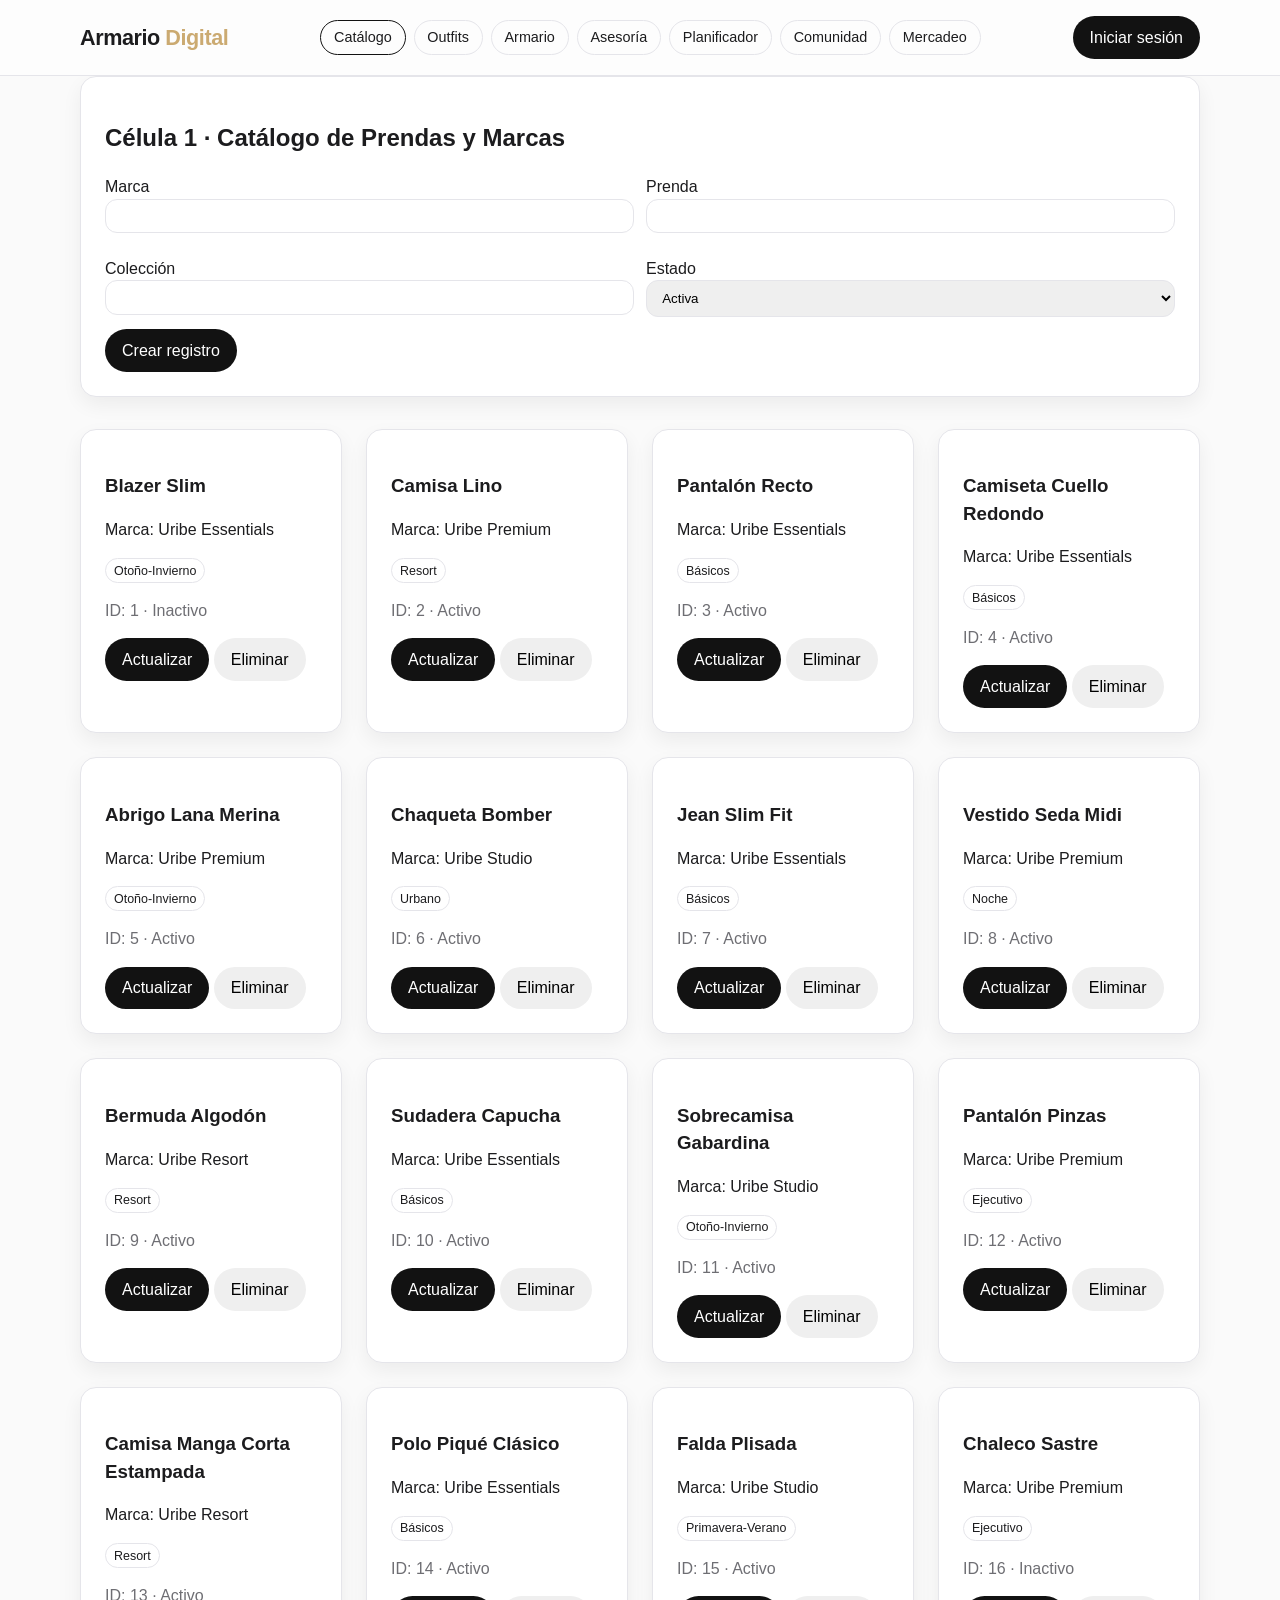
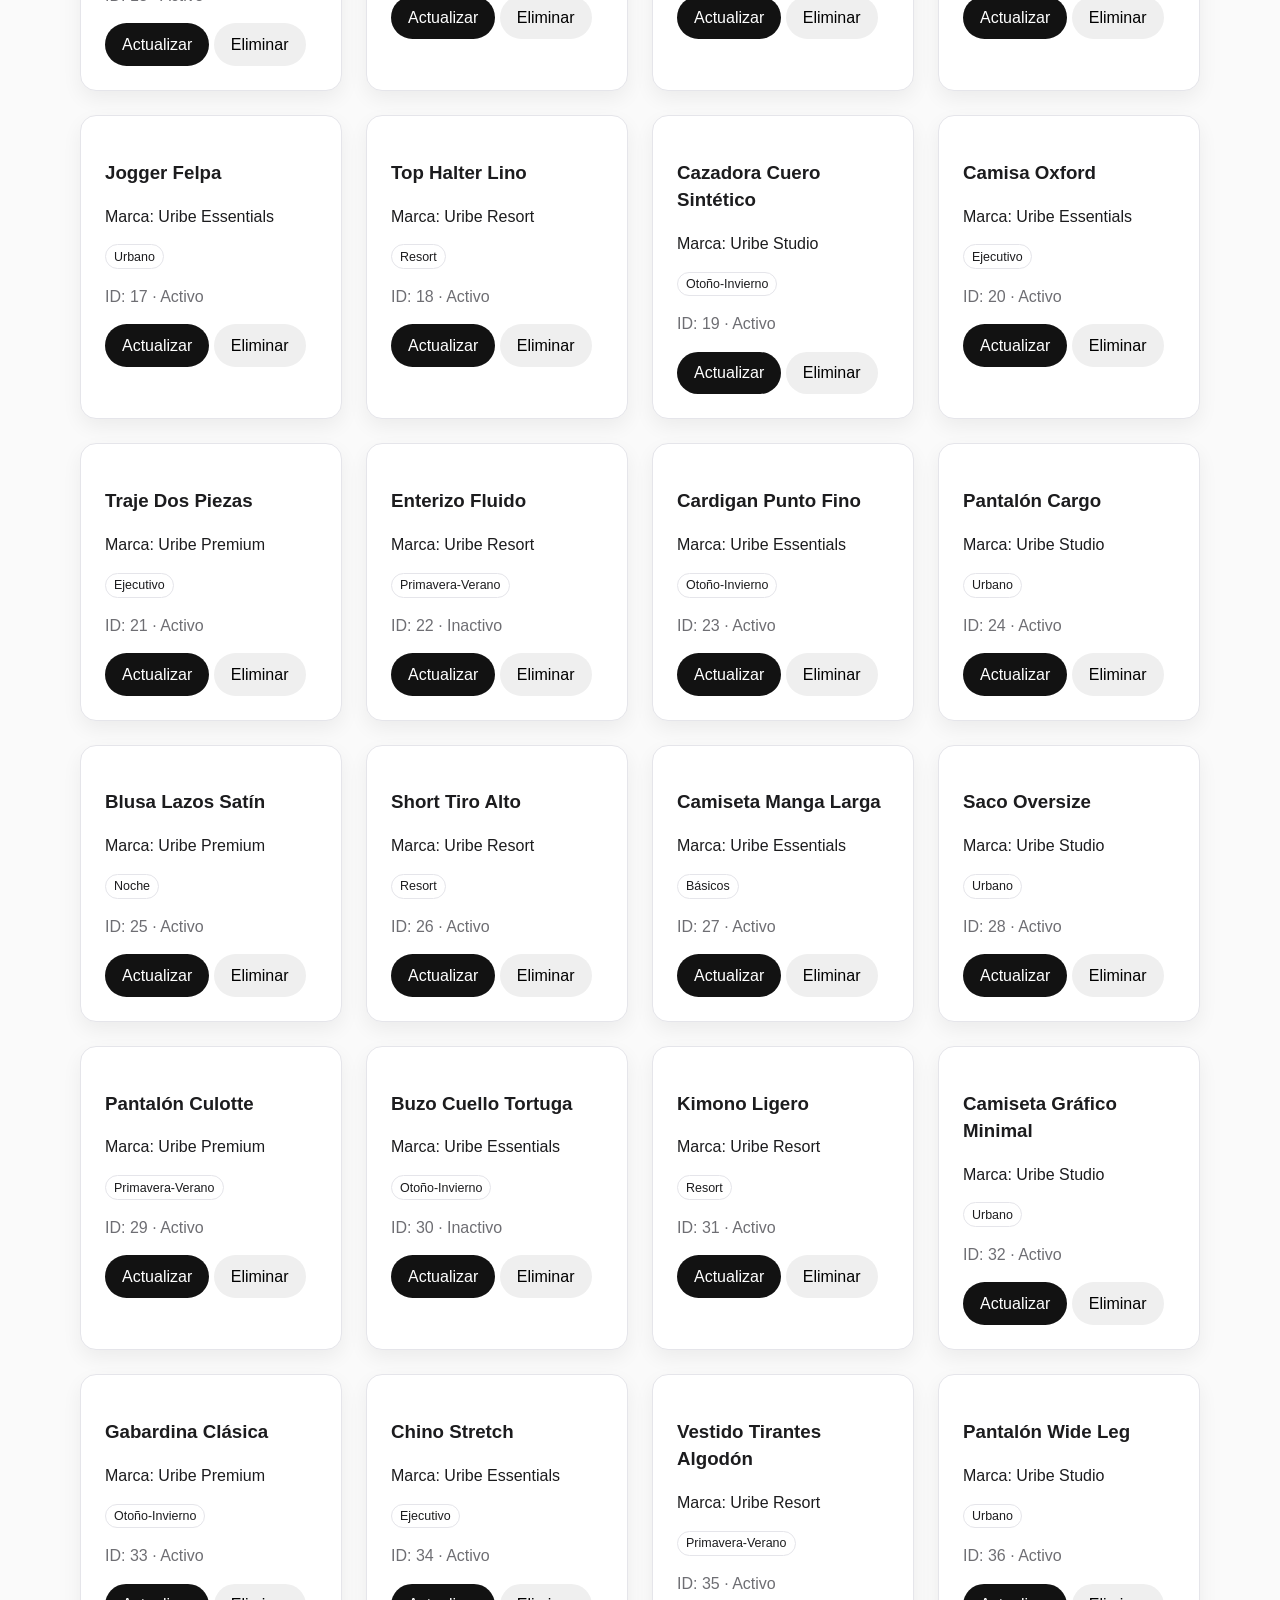
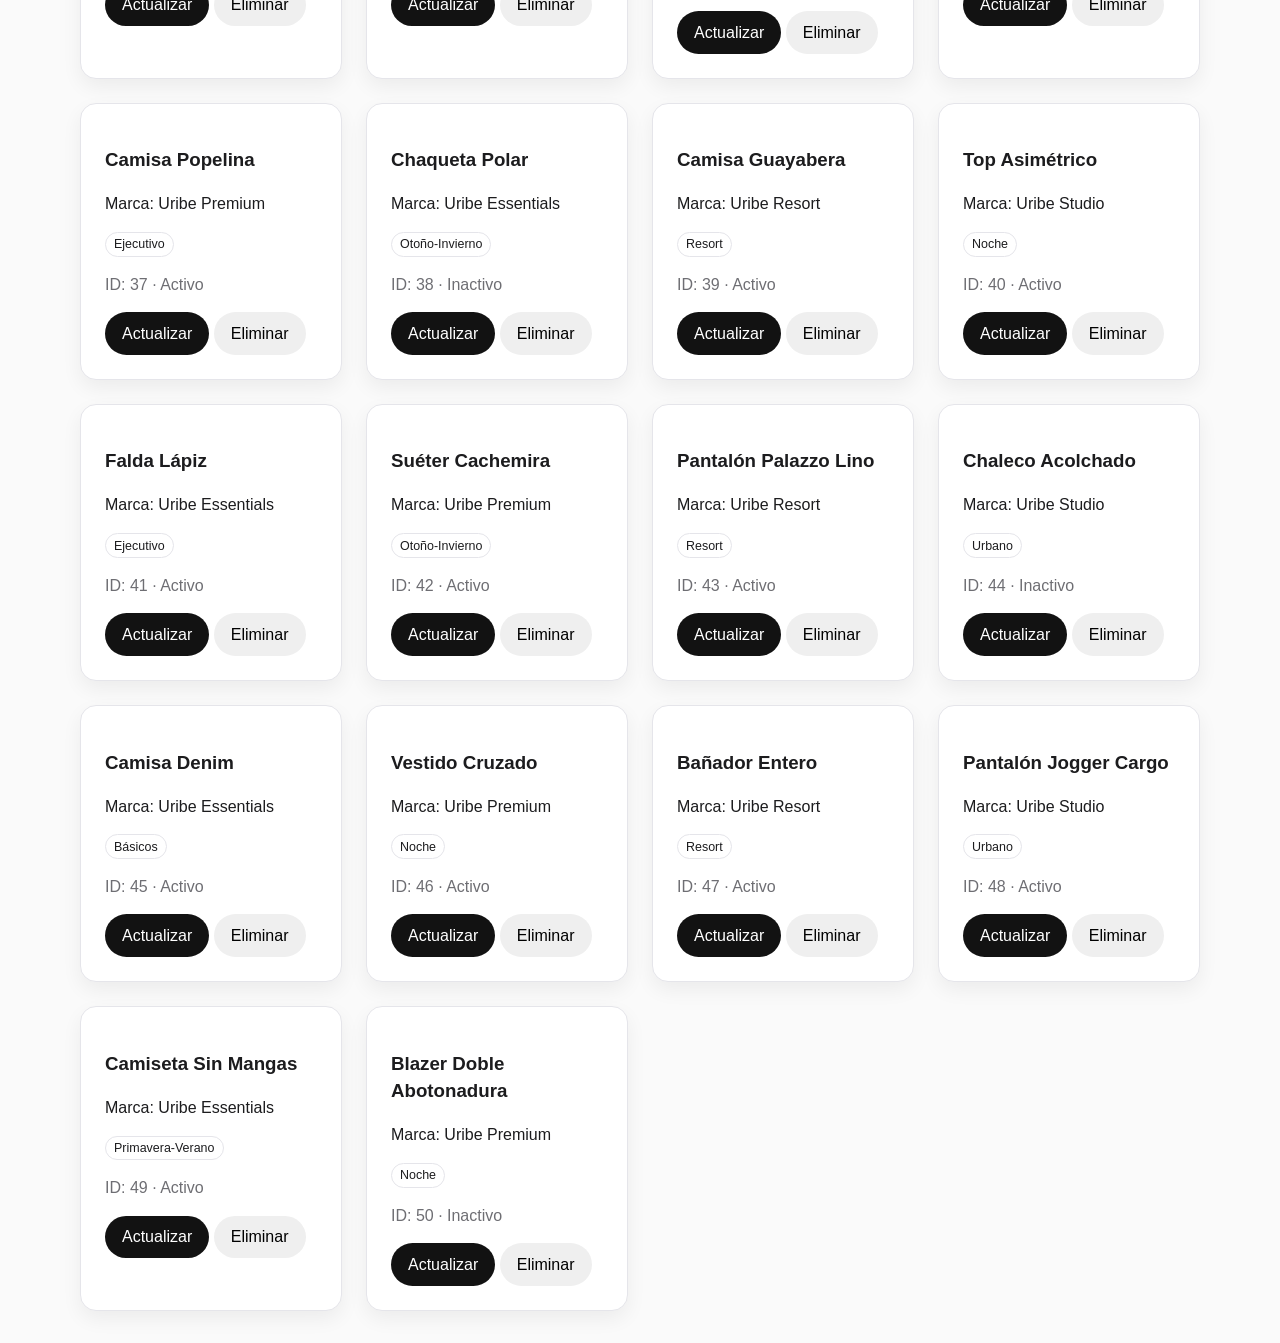
<file: index.html>
<!doctype html>
<html lang="es">
  <head>
    <meta charset="utf-8">
    <meta name="viewport" content="width=device-width, initial-scale=1">
    <title>Armario Digital · Inicio</title>
    <link rel="stylesheet" href="assets/css/armario-digital.css">
  </head>
  <body>
    <main class="contenedor" style="padding:2rem 0;">
      <section class="tarjeta">
        <h1>Redirigiendo al catálogo…</h1>
        <p>Si no te redirige automáticamente, <a href="celula-1-catalogo-prendas-marcas/index.html">hacé clic acá</a>.</p>
      </section>
    </main>
    <script>
      window.location.replace("celula-1-catalogo-prendas-marcas/index.html");
    </script>
  </body>
</html>
</file>
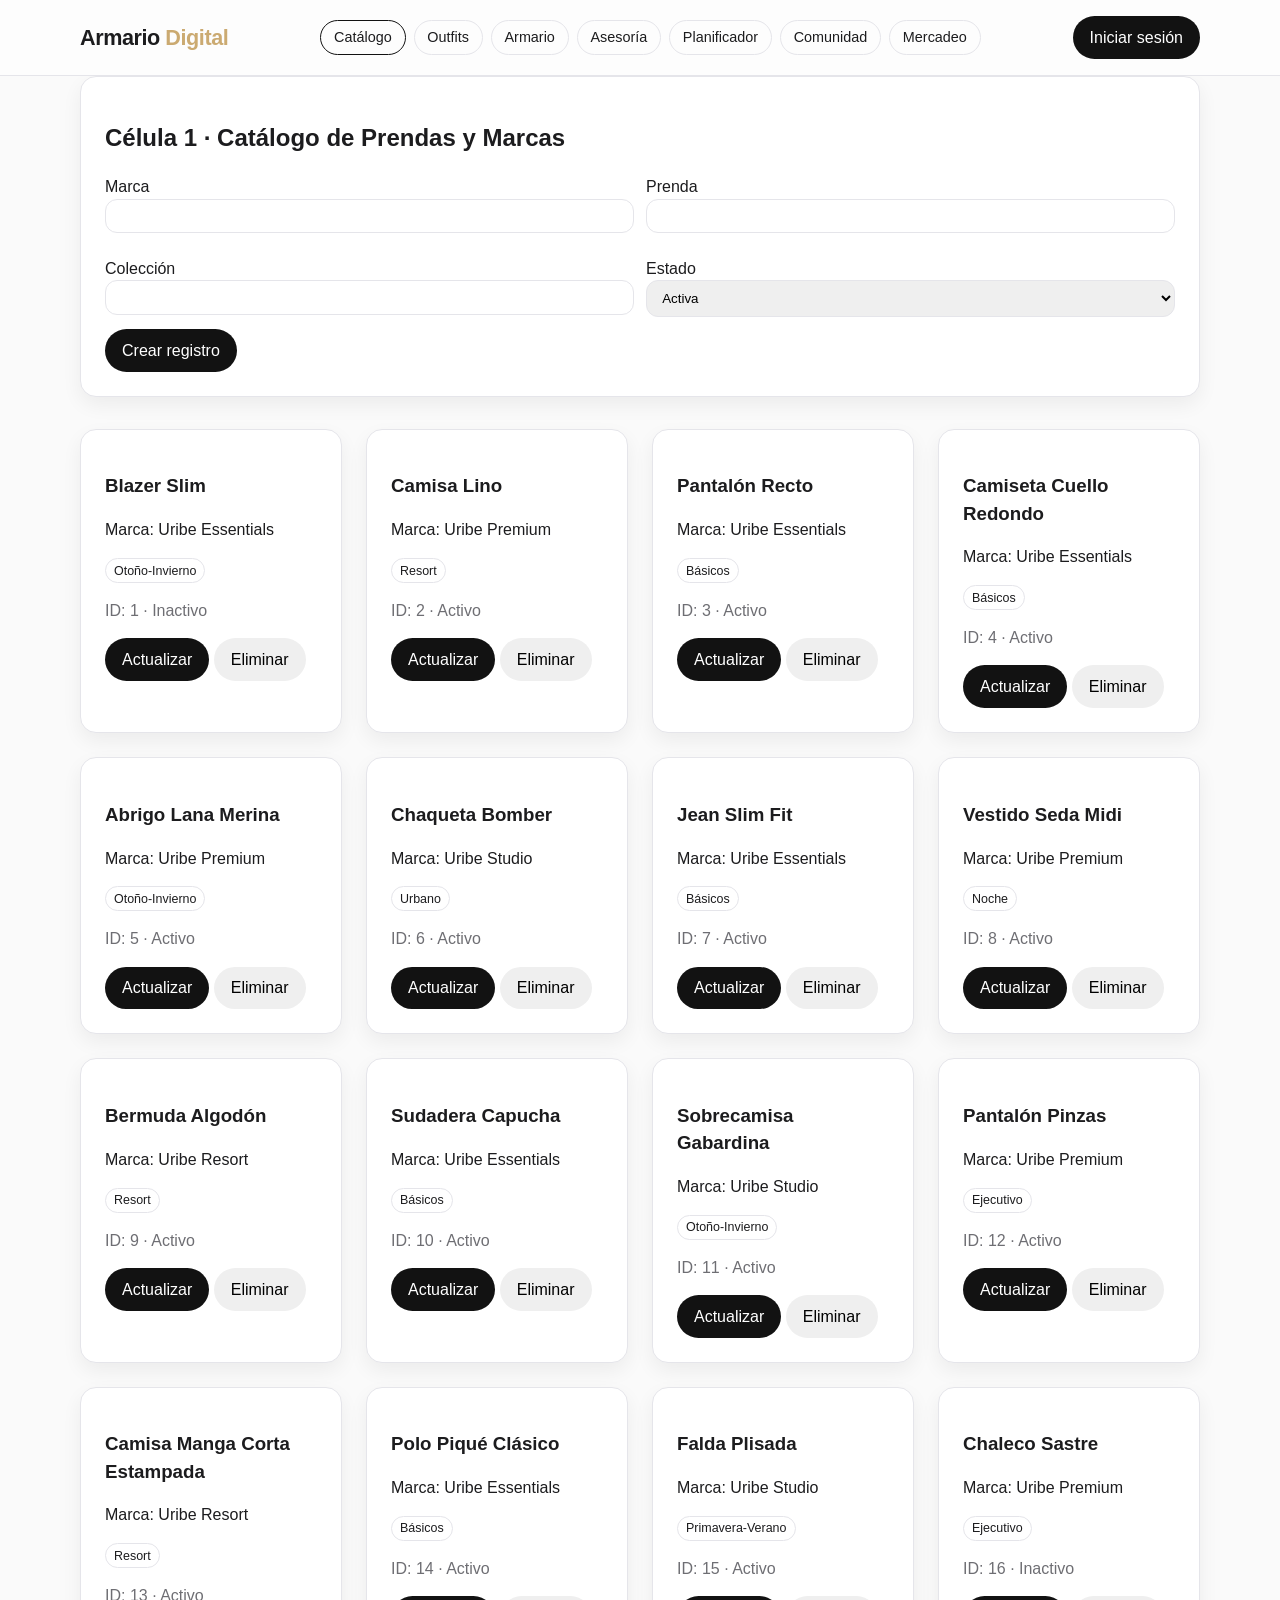
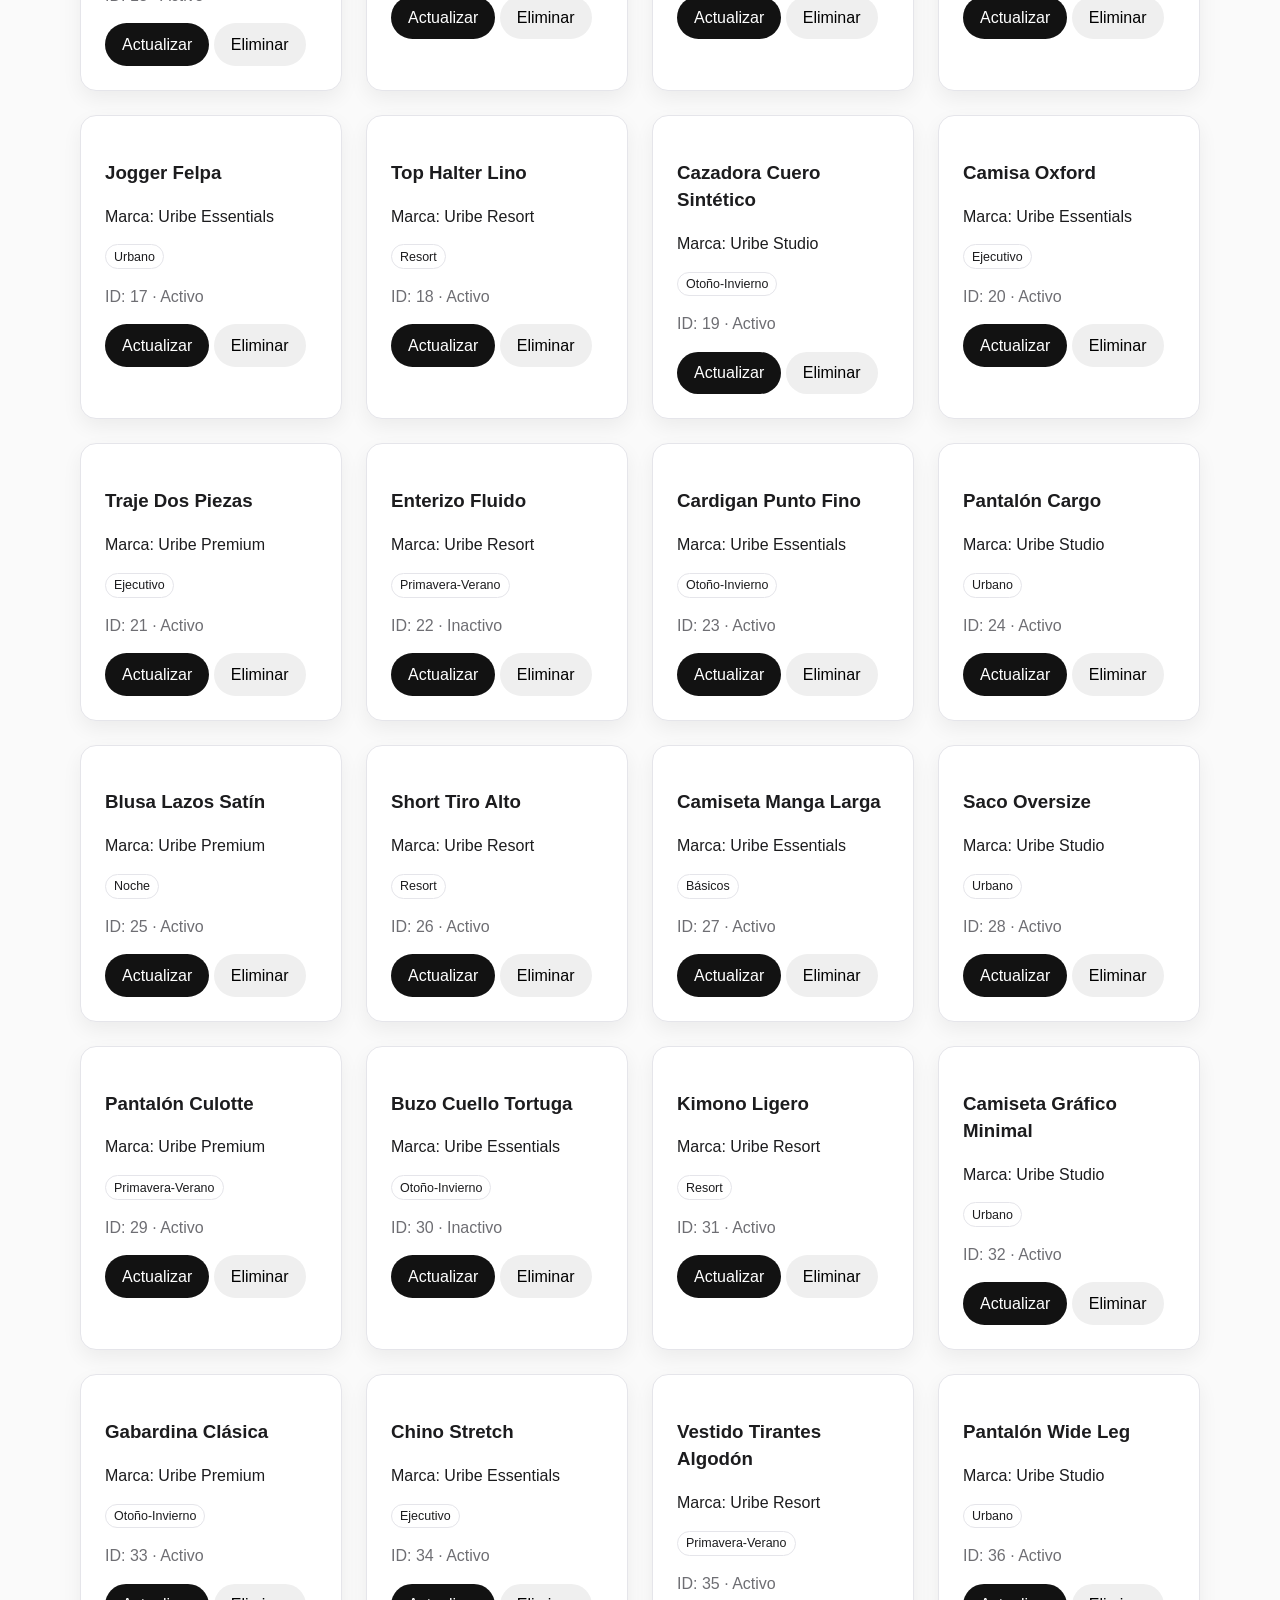
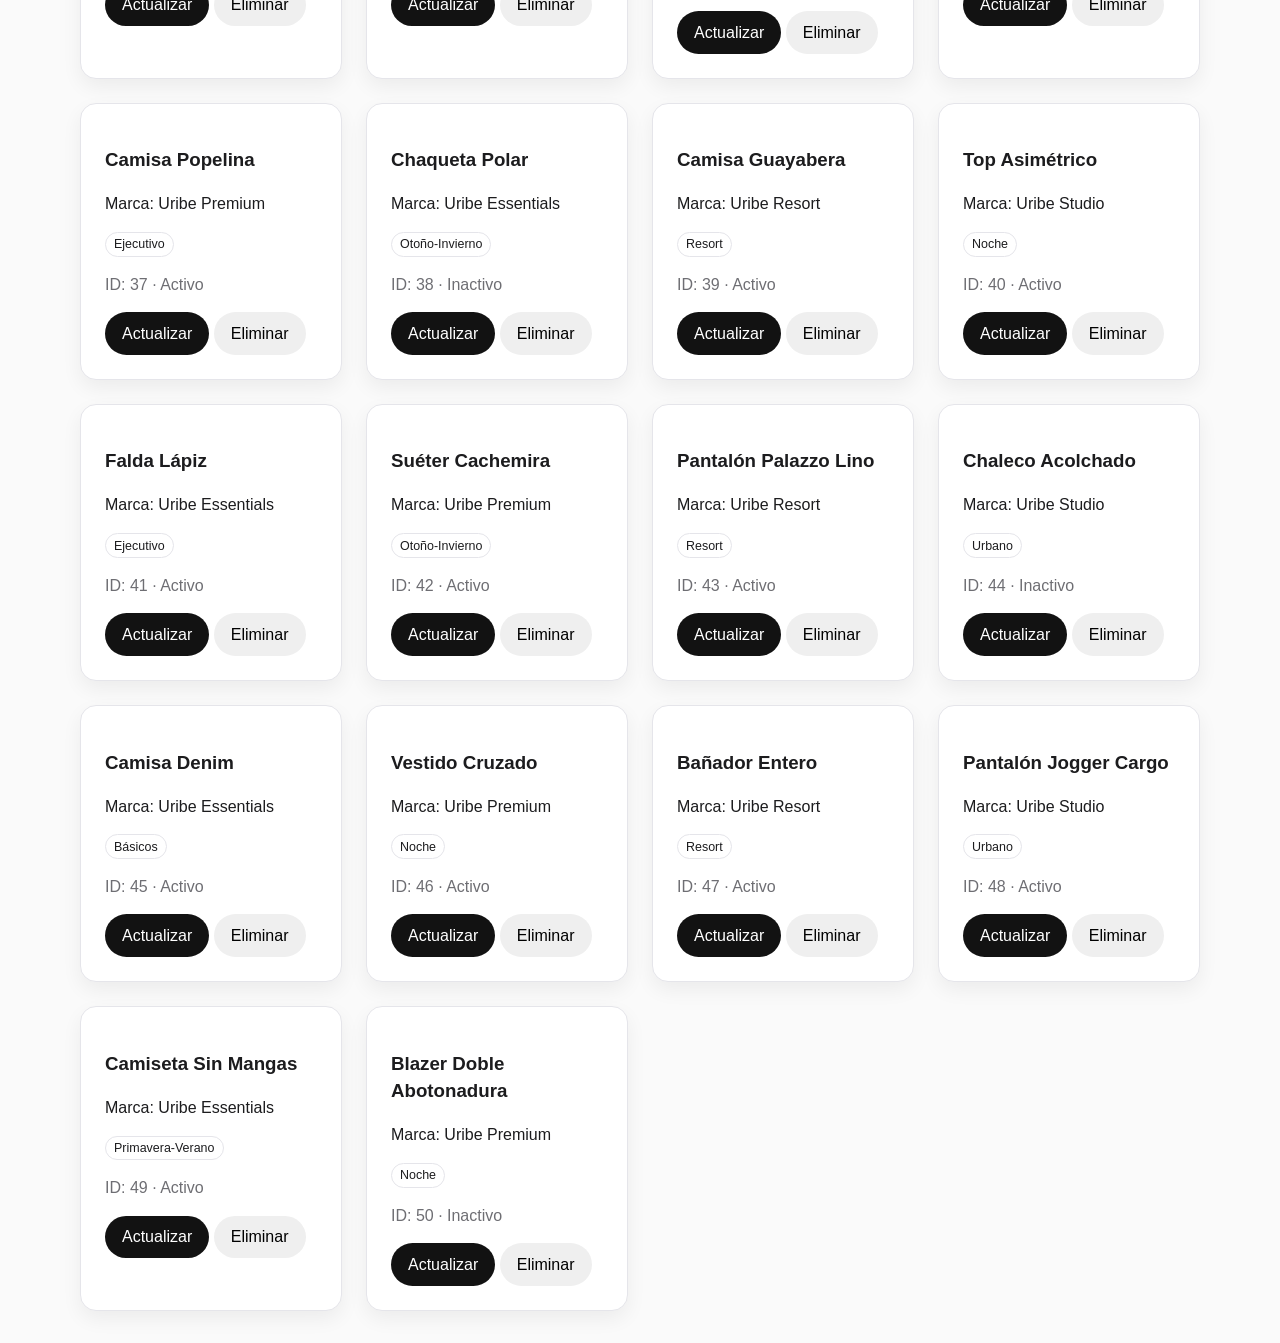
<file: celula-1-catalogo-prendas-marcas/index.html>
<!doctype html>
<html lang="es">
  <head>
    <meta charset="utf-8">
    <meta name="viewport" content="width=device-width, initial-scale=1">
    <title>Célula 1 · Catálogo de Prendas y Marcas</title>
    <link rel="stylesheet" href="../assets/css/armario-digital.css">
    <link rel="stylesheet" href="css/celula-1.css">
  </head>
  <body class="celula-1-body">
    <div id="barra-nav"></div>
    <main class="contenedor">
      <section class="tarjeta">
        <h1>Célula 1 · Catálogo de Prendas y Marcas</h1>
        <form id="celula-1-formulario">
          <div class="fila-formulario">
            <label>Marca<input name="marca" class="campo" required></label>
            <label>Prenda<input name="nombrePrenda" class="campo" required></label>
            <label>Colección<input name="coleccion" class="campo" required></label>
            <label>Estado<select name="activo" class="campo"><option value="true">Activa</option><option value="false">Inactiva</option></select></label>
          </div>
          <button class="boton boton-primario" type="submit">Crear registro</button>
        </form>
      </section>
      <section id="celula-1-listado" class="rejilla-celulas" aria-live="polite"></section>
    </main>

    <script src="../data/usuarios_autenticacion.js"></script>
    <script src="../data/catalogo_prendas_marcas.js"></script>
    <script src="../data/creador_outfits.js"></script>
    <script src="../data/armario_matching.js"></script>
    <script src="../data/asesoria_imagen_clima.js"></script>
    <script src="../data/planificador_wishlist.js"></script>
    <script src="../data/comunidad_lookbook_social.js"></script>
    <script src="../data/mercadeo_fidelizacion.js"></script>
    <script src="../services/api.config.js"></script>
    <script src="../services/modulos.servicio.js"></script>
    <script src="../assets/js/utilidades.js"></script>
    <script src="../assets/js/layout.js"></script>
    <script src="js/celula-1.js"></script>
  </body>
</html>
</file>
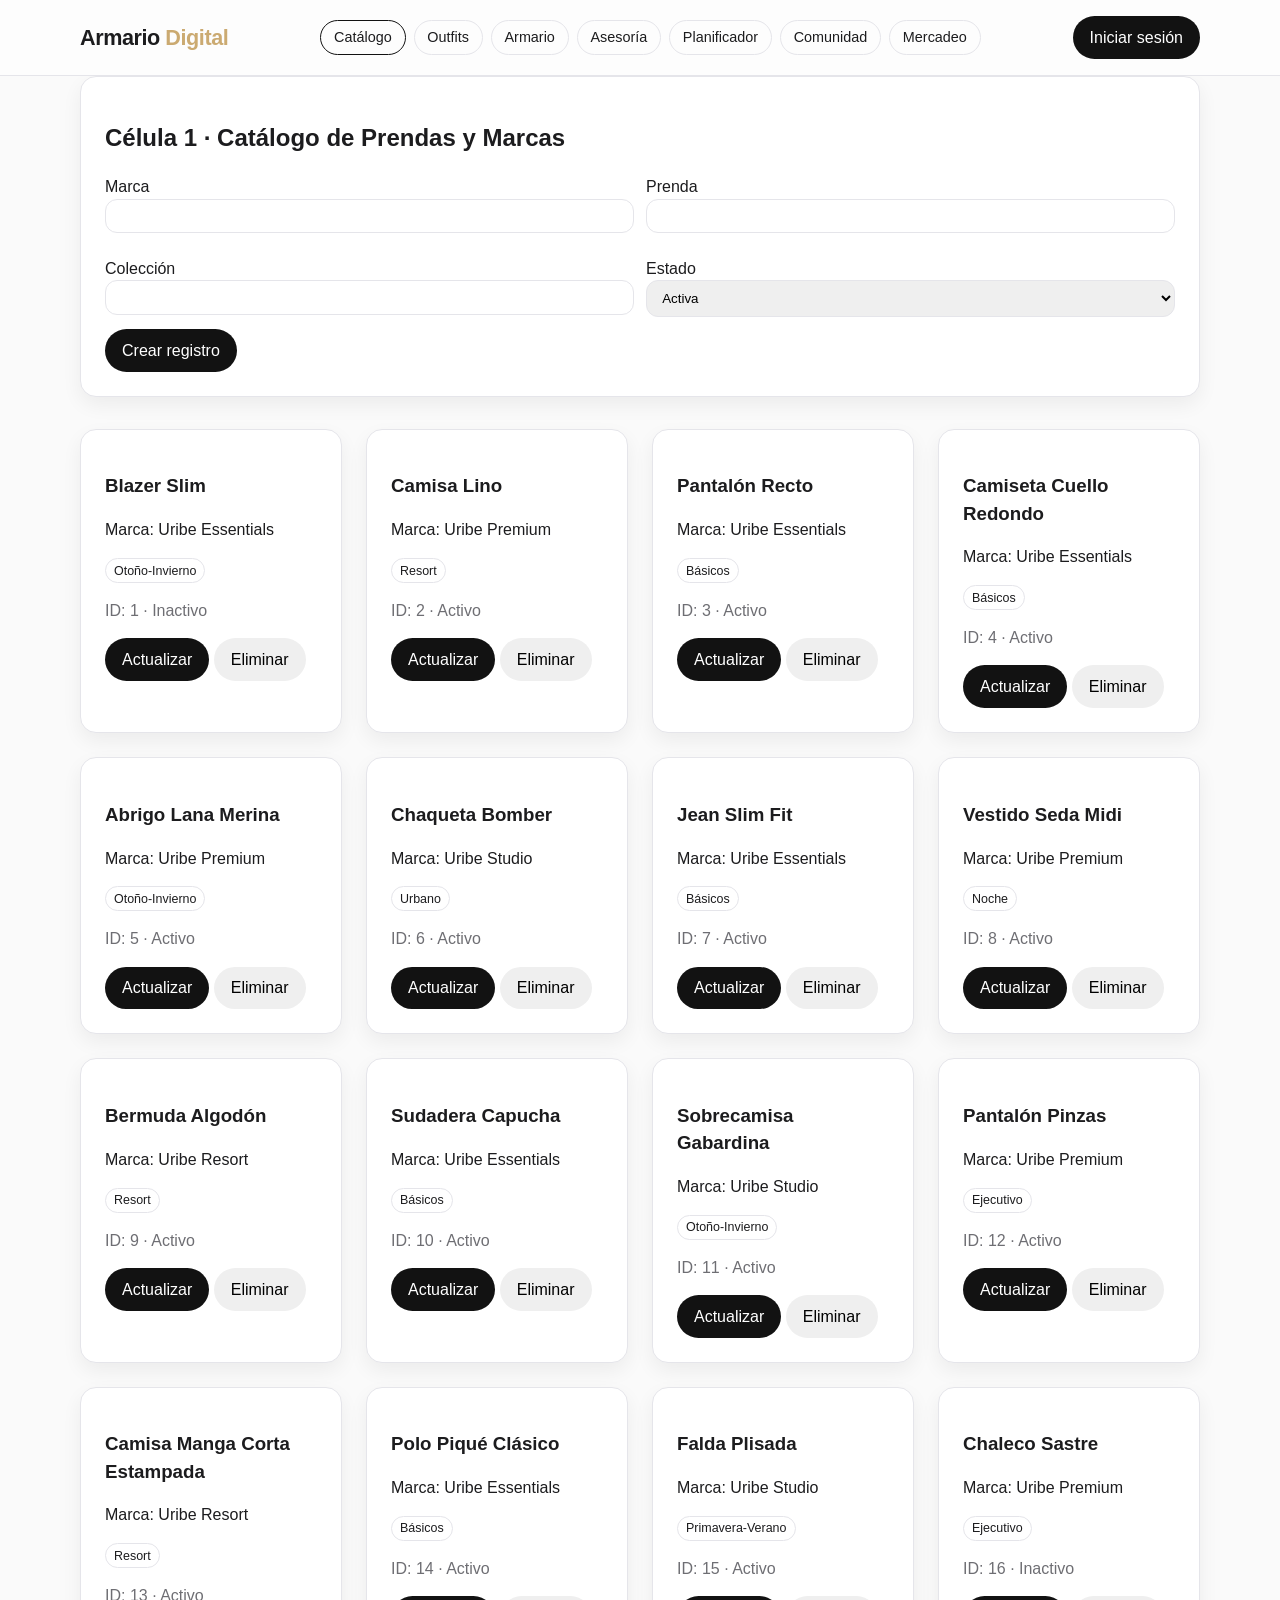
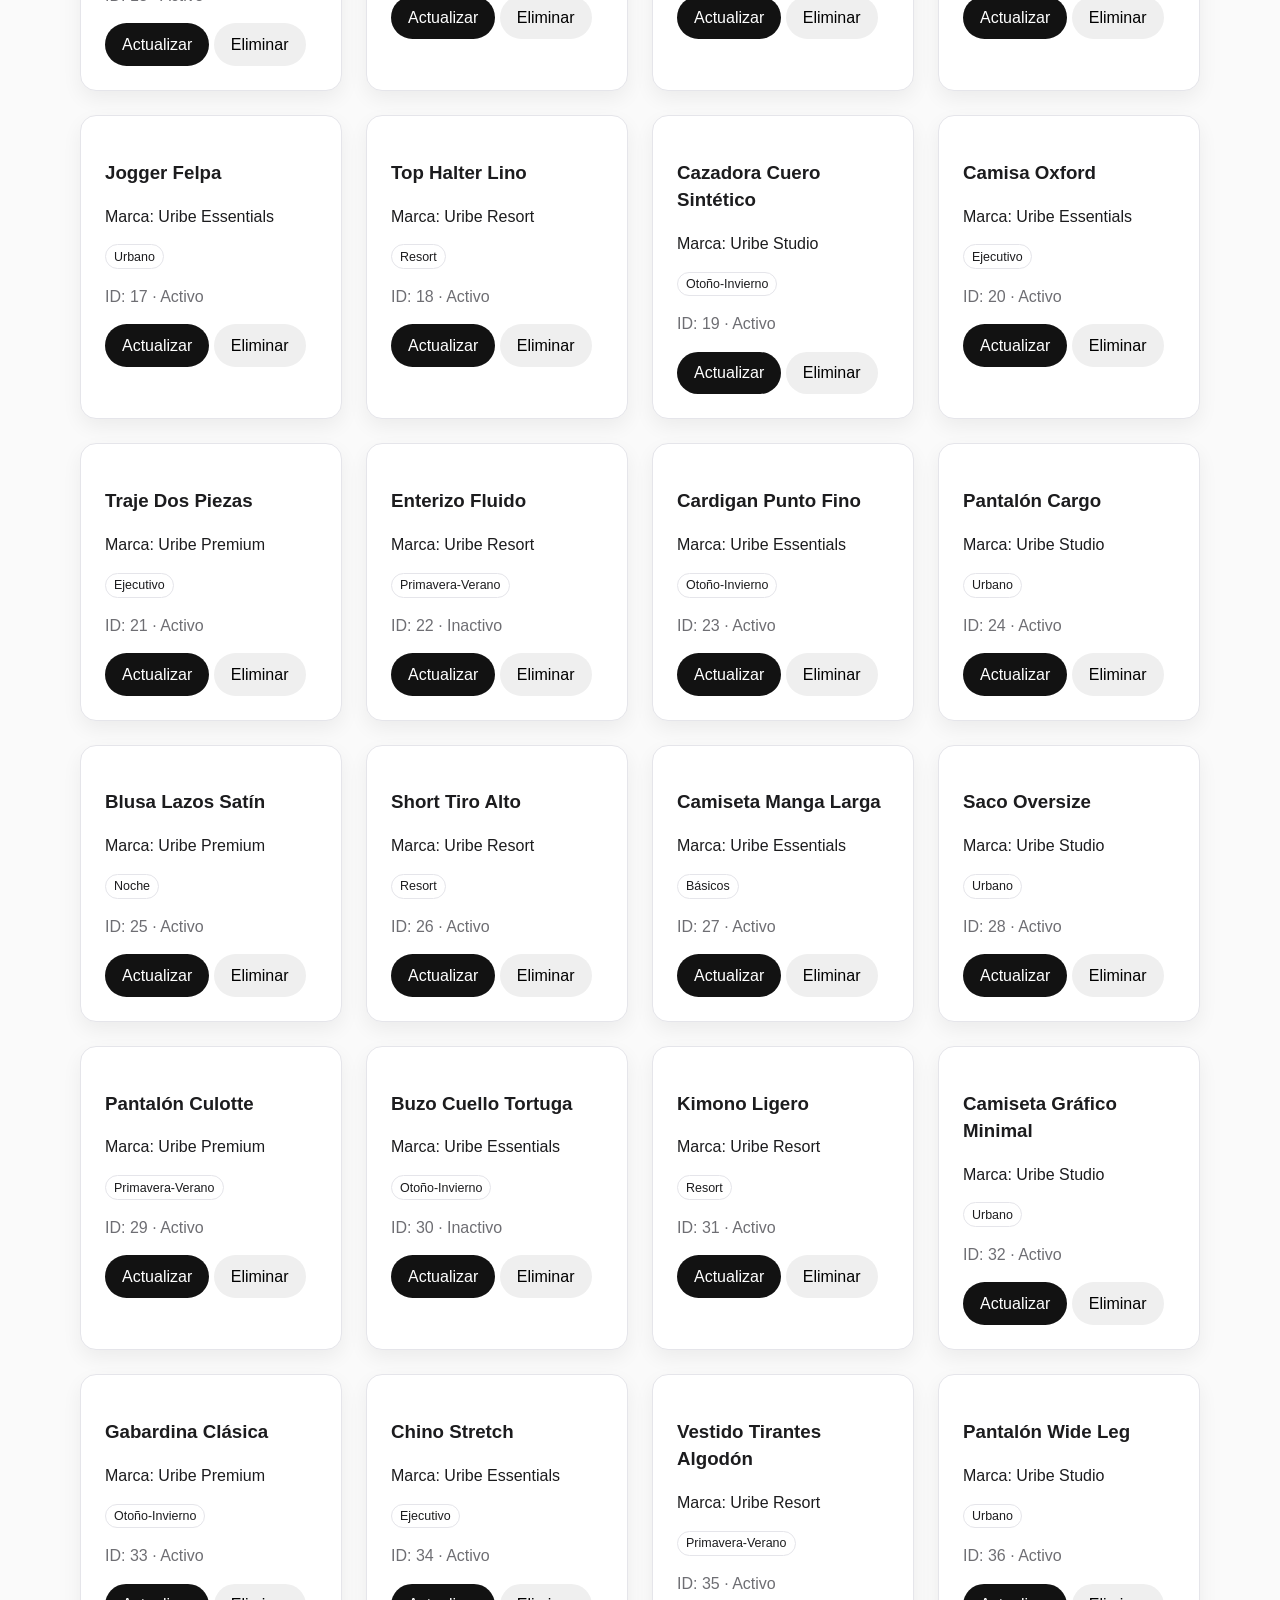
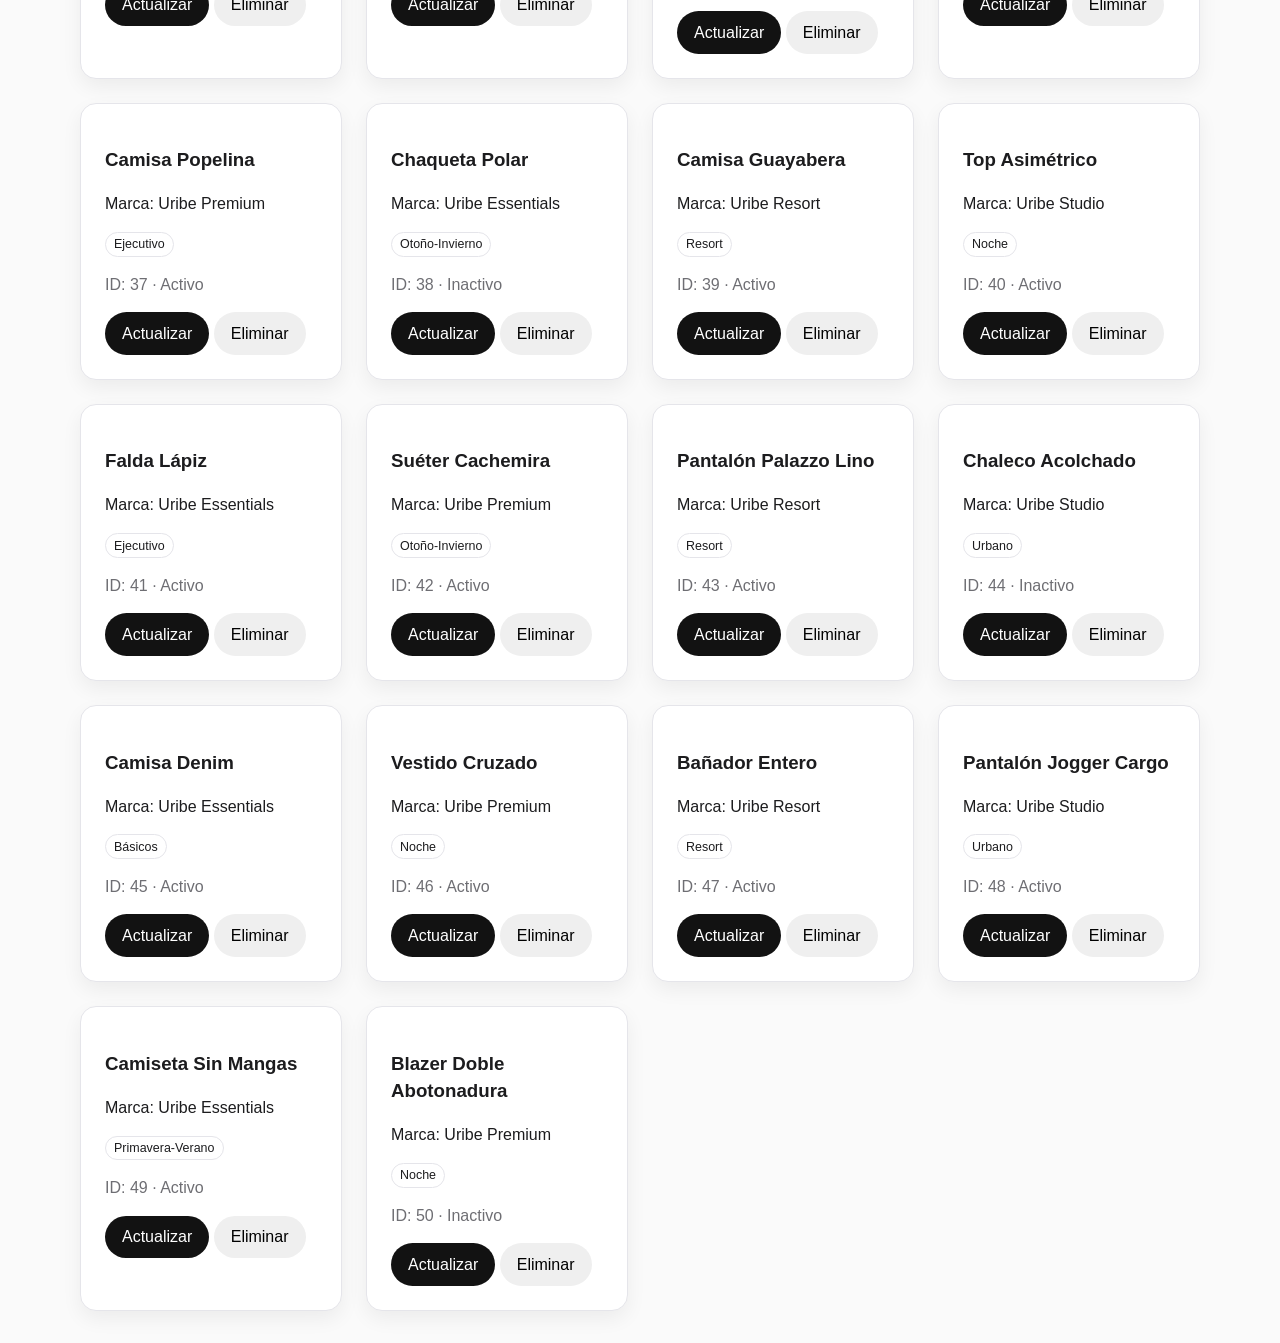
<file: celula-2-creador-outfits/index.html>
<!doctype html>
<html lang="es">
  <head>
    <meta charset="utf-8">
    <meta name="viewport" content="width=device-width, initial-scale=1">
    <title>Célula 2 · Creador de Outfits</title>
    <link rel="stylesheet" href="../assets/css/armario-digital.css">
    <link rel="stylesheet" href="css/celula-2.css">
  </head>
  <body class="celula-2-body">
    <div id="barra-nav"></div>
    <main class="contenedor">
      <section class="tarjeta">
        <h1>Célula 2 · Creador de Outfits</h1>
      </section>
      <section id="celula-2-listado" class="rejilla-celulas"></section>
    </main>
    <script src="../data/usuarios_autenticacion.js"></script>
    <script src="../data/catalogo_prendas_marcas.js"></script>
    <script src="../data/creador_outfits.js"></script>
    <script src="../data/armario_matching.js"></script>
    <script src="../data/asesoria_imagen_clima.js"></script>
    <script src="../data/planificador_wishlist.js"></script>
    <script src="../data/comunidad_lookbook_social.js"></script>
    <script src="../data/mercadeo_fidelizacion.js"></script>
    <script src="../services/api.config.js"></script>
    <script src="../services/modulos.servicio.js"></script>
    <script src="../assets/js/utilidades.js"></script>
    <script src="../assets/js/layout.js"></script>
    <script src="js/celula-2.js"></script>
  </body>
</html>
</file>
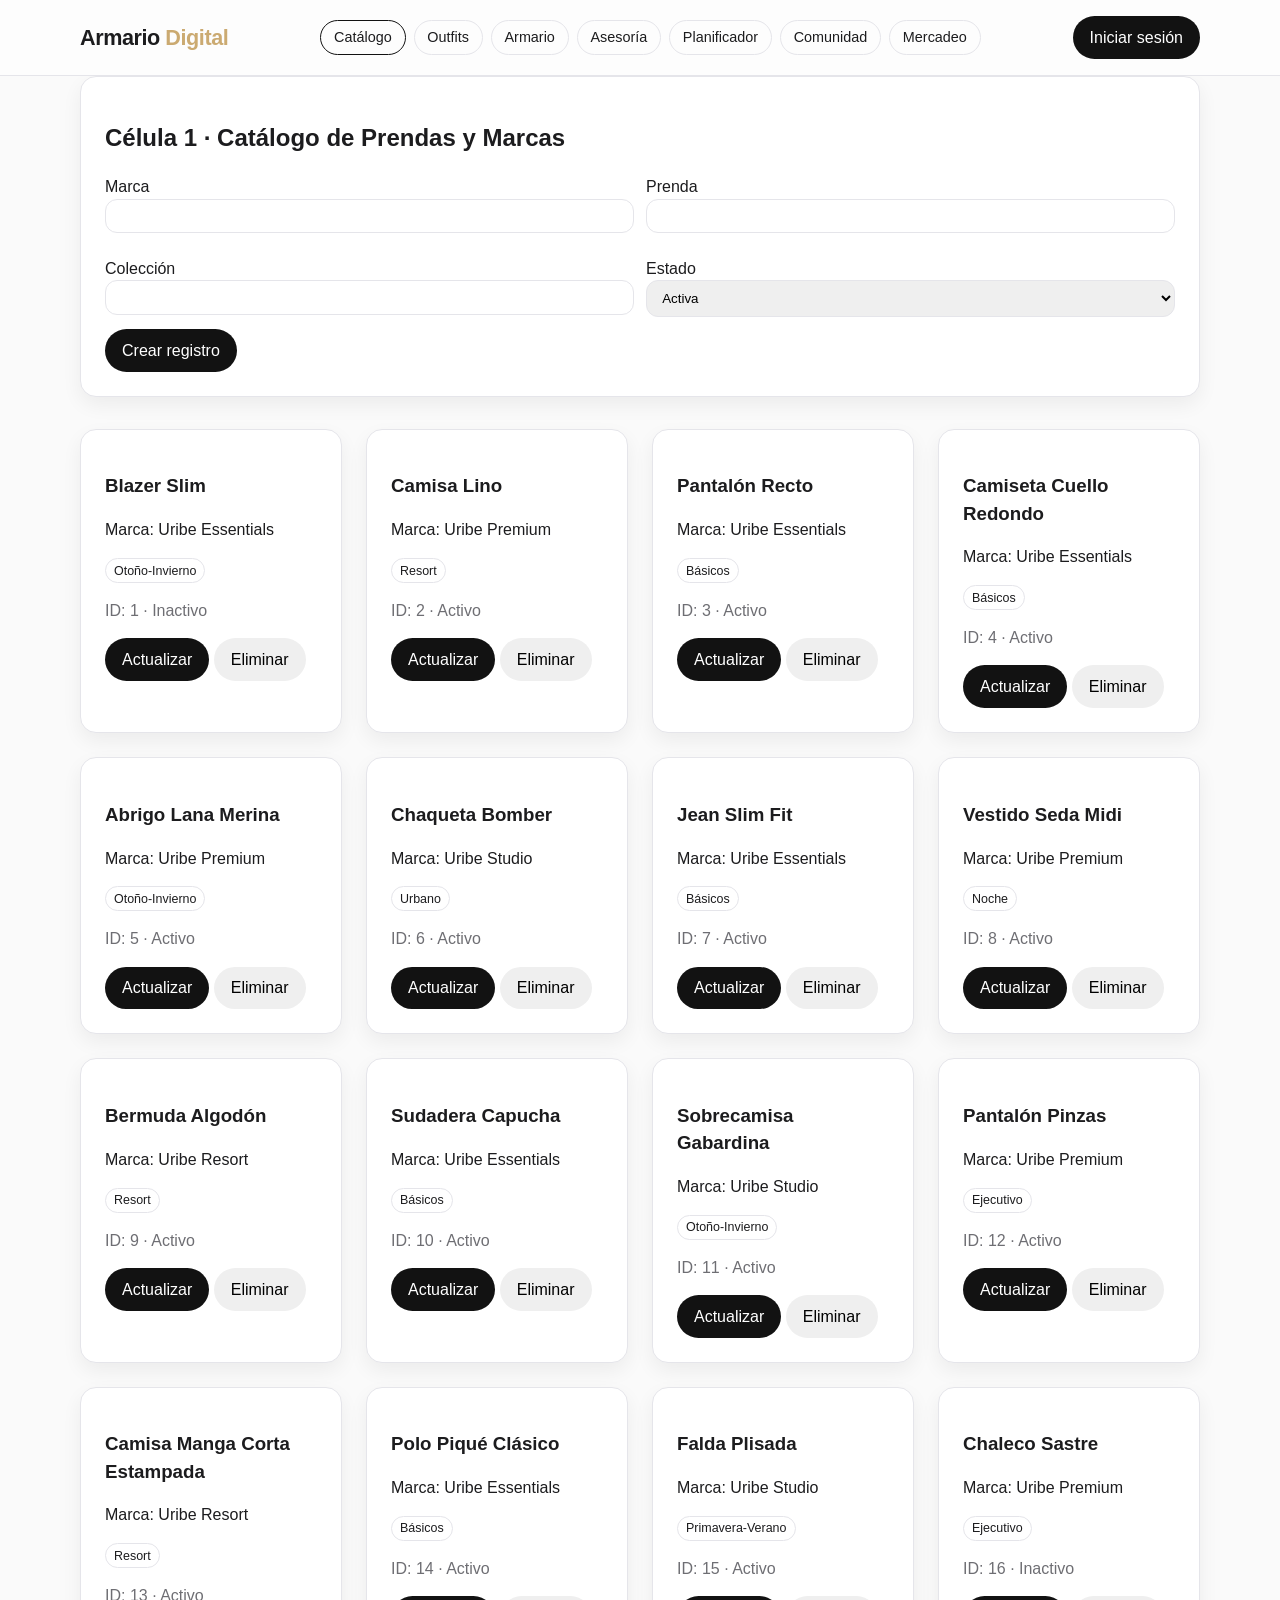
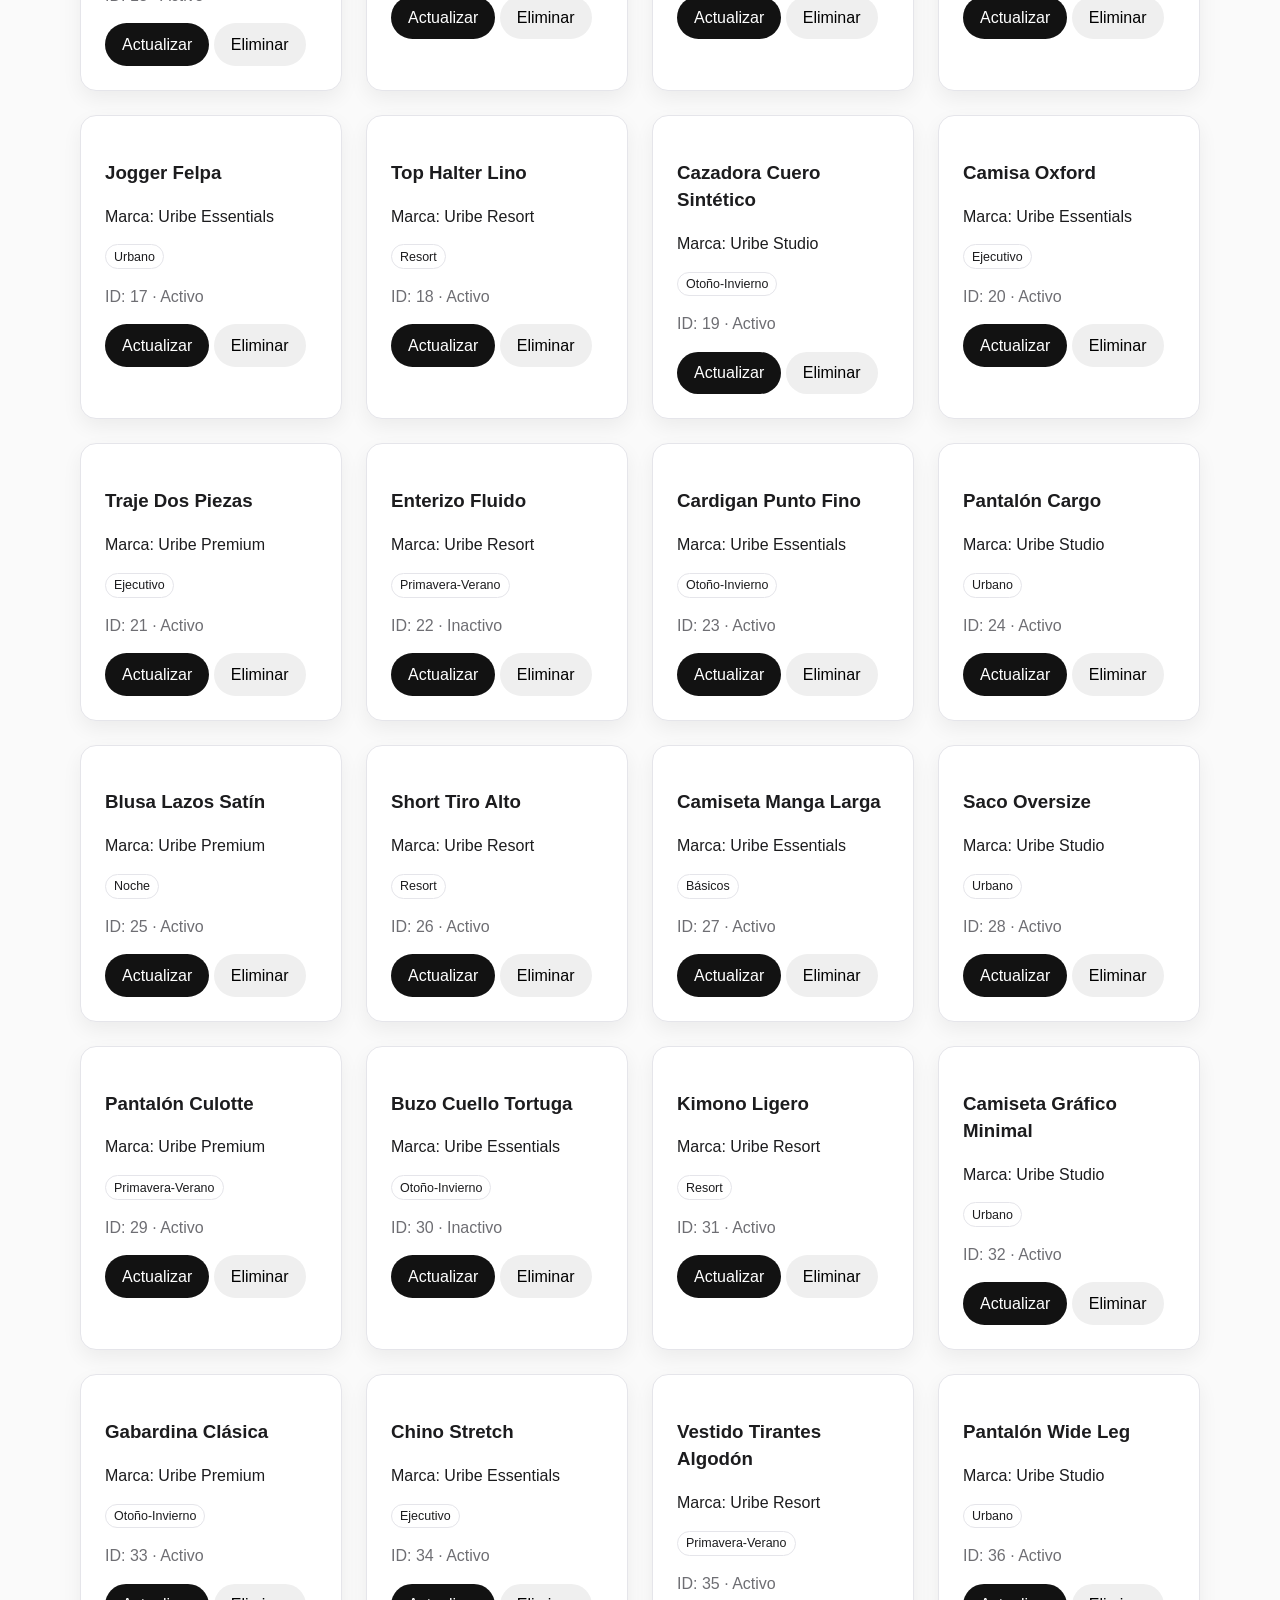
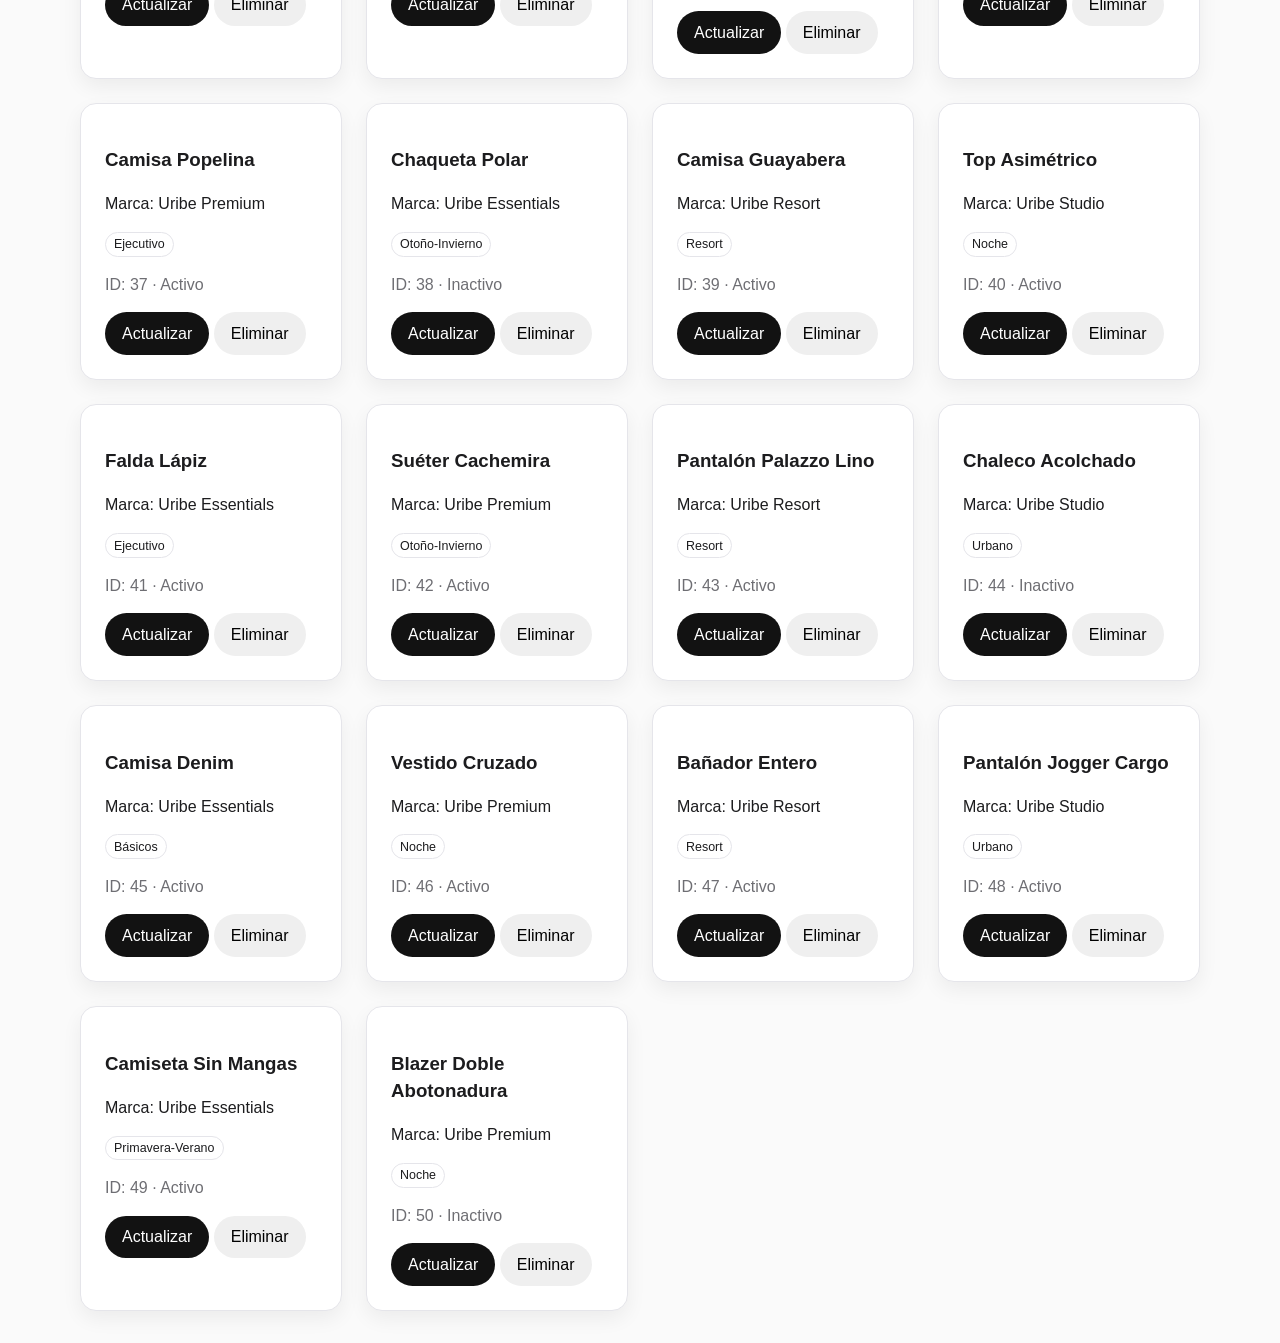
<file: celula-3-armario-matching/index.html>
<!doctype html>
<html lang="es">
  <head>
    <meta charset="utf-8">
    <meta name="viewport" content="width=device-width, initial-scale=1">
    <title>Célula 3 · Armario y Matching</title>
    <link rel="stylesheet" href="../assets/css/armario-digital.css">
    <link rel="stylesheet" href="css/celula-3.css">
  </head>
  <body class="celula-3-body">
    <div id="barra-nav"></div>
    <main class="contenedor">
      <section class="tarjeta">
        <h1>Célula 3 · Armario y Matching</h1>
      </section>
      <section id="celula-3-listado" class="rejilla-celulas"></section>
    </main>
    <script src="../data/usuarios_autenticacion.js"></script>
    <script src="../data/catalogo_prendas_marcas.js"></script>
    <script src="../data/creador_outfits.js"></script>
    <script src="../data/armario_matching.js"></script>
    <script src="../data/asesoria_imagen_clima.js"></script>
    <script src="../data/planificador_wishlist.js"></script>
    <script src="../data/comunidad_lookbook_social.js"></script>
    <script src="../data/mercadeo_fidelizacion.js"></script>
    <script src="../services/api.config.js"></script>
    <script src="../services/modulos.servicio.js"></script>
    <script src="../assets/js/utilidades.js"></script>
    <script src="../assets/js/layout.js"></script>
    <script src="js/celula-3.js"></script>
  </body>
</html>
</file>
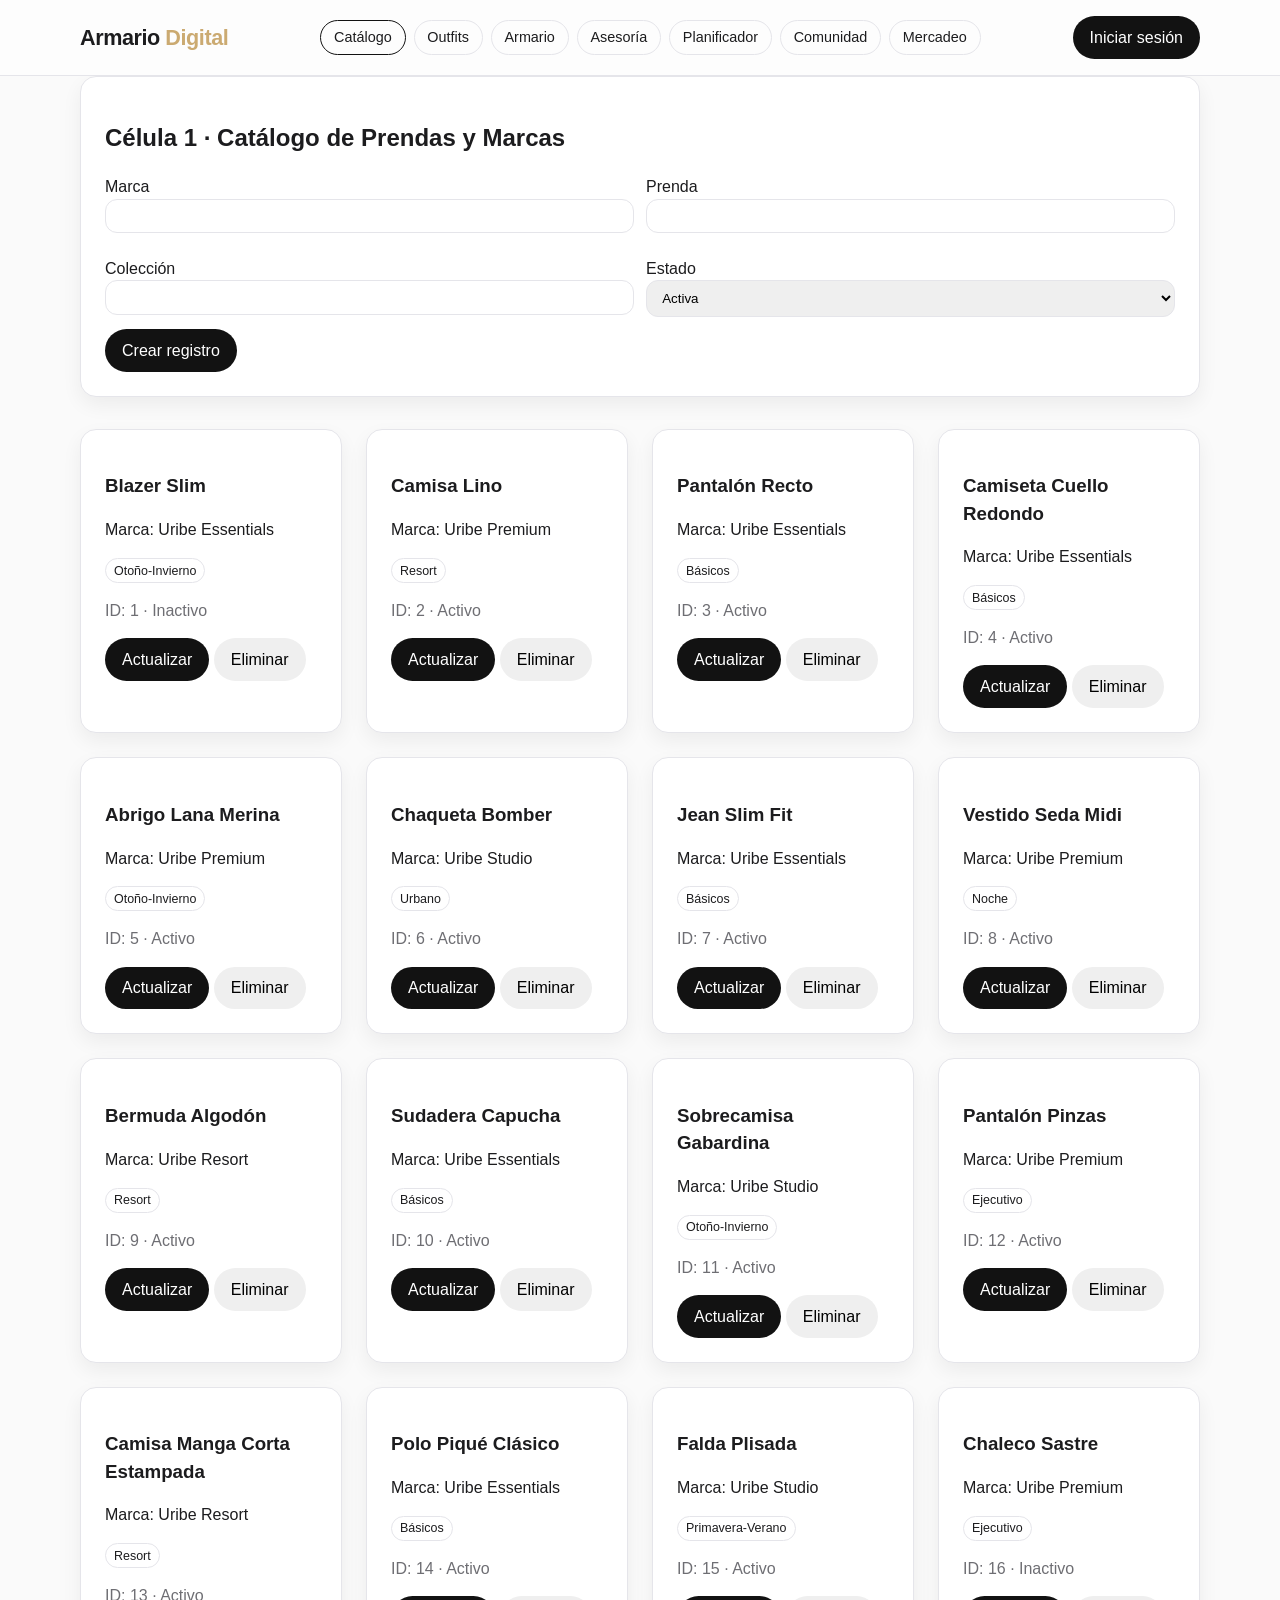
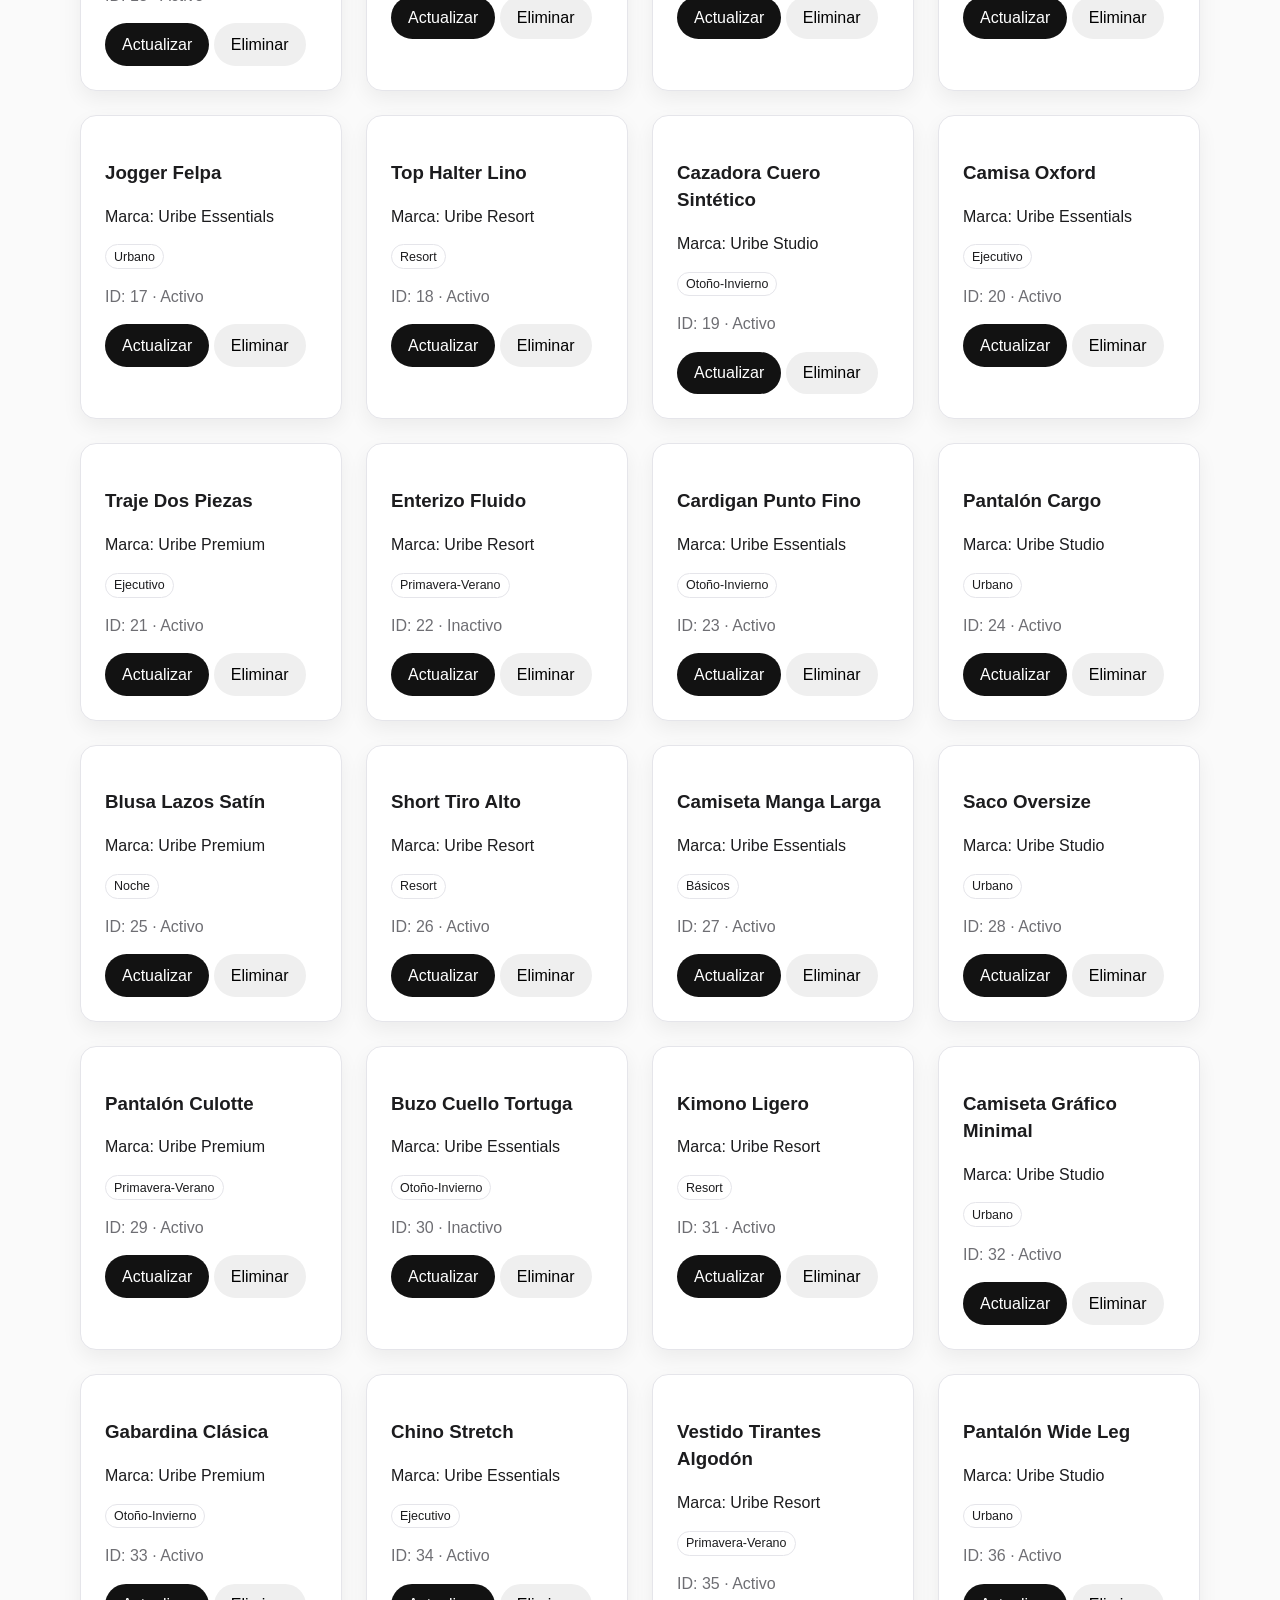
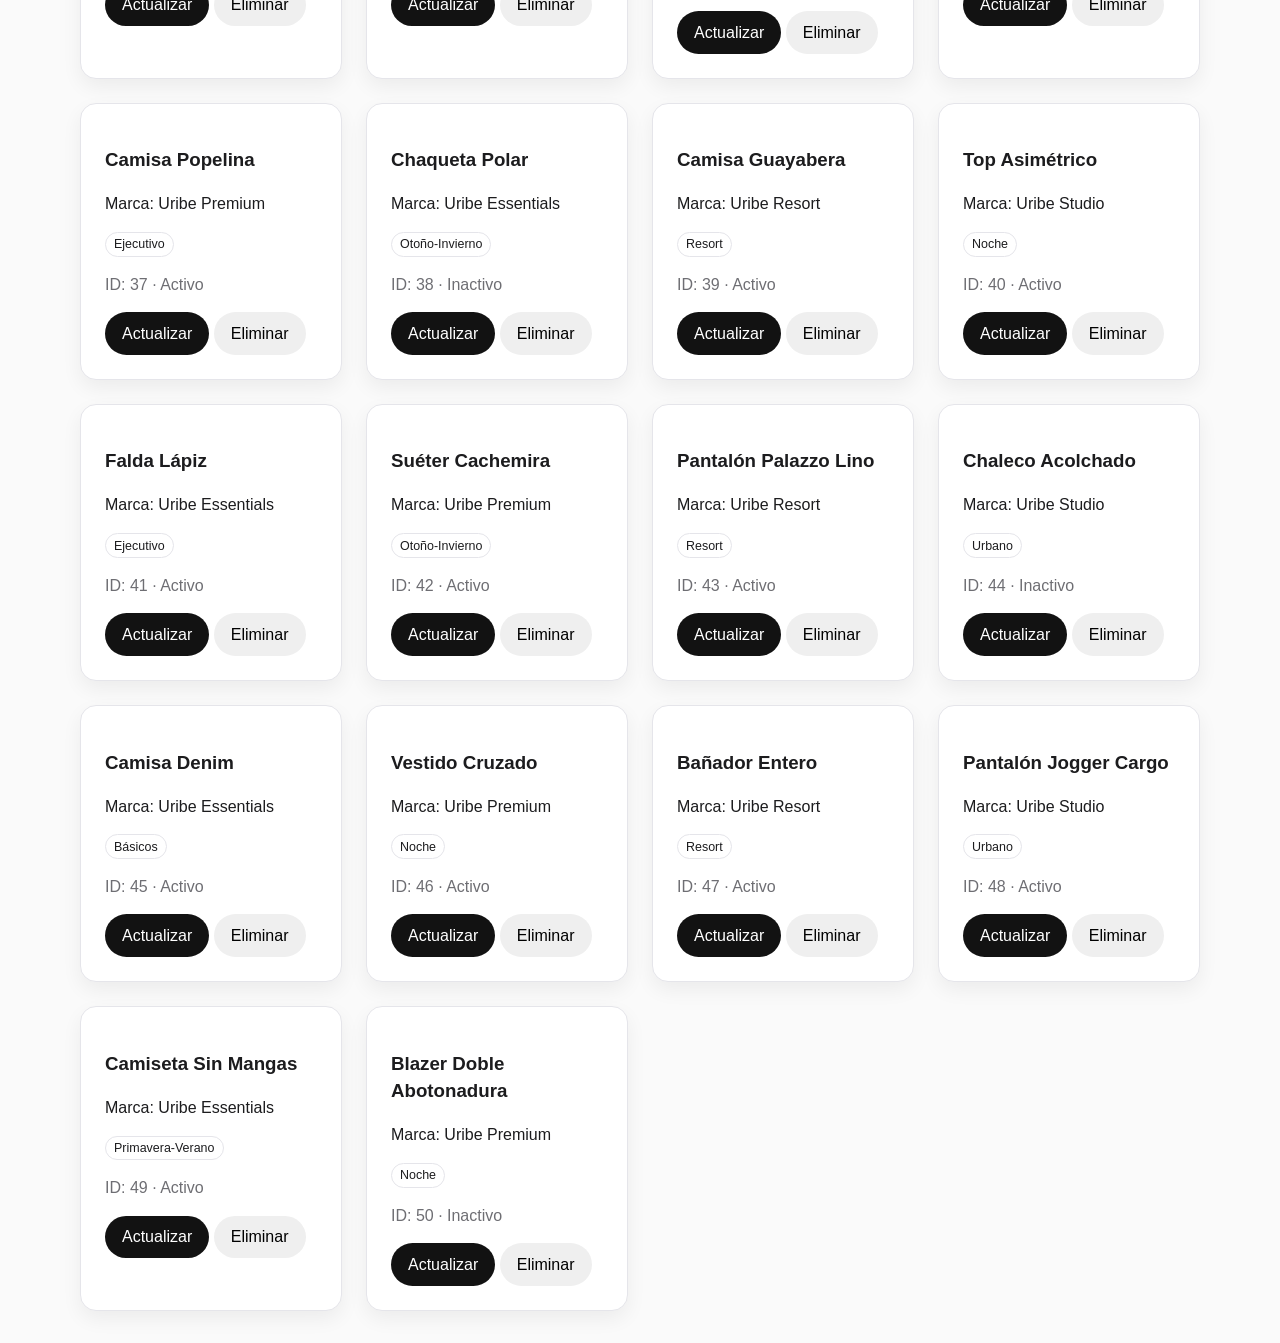
<file: celula-4-asesoria-imagen-clima/index.html>
<!doctype html>
<html lang="es">
  <head>
    <meta charset="utf-8">
    <meta name="viewport" content="width=device-width, initial-scale=1">
    <title>Célula 4 · Asesoría de Imagen y Clima</title>
    <link rel="stylesheet" href="../assets/css/armario-digital.css">
    <link rel="stylesheet" href="css/celula-4.css">
  </head>
  <body class="celula-4-body">
    <div id="barra-nav"></div>
    <main class="contenedor">
      <section class="tarjeta">
        <h1>Célula 4 · Asesoría de Imagen y Clima</h1>
      </section>
      <section id="celula-4-listado" class="rejilla-celulas"></section>
    </main>
    <script src="../data/usuarios_autenticacion.js"></script>
    <script src="../data/catalogo_prendas_marcas.js"></script>
    <script src="../data/creador_outfits.js"></script>
    <script src="../data/armario_matching.js"></script>
    <script src="../data/asesoria_imagen_clima.js"></script>
    <script src="../data/planificador_wishlist.js"></script>
    <script src="../data/comunidad_lookbook_social.js"></script>
    <script src="../data/mercadeo_fidelizacion.js"></script>
    <script src="../services/api.config.js"></script>
    <script src="../services/modulos.servicio.js"></script>
    <script src="../assets/js/utilidades.js"></script>
    <script src="../assets/js/layout.js"></script>
    <script src="js/celula-4.js"></script>
  </body>
</html>
</file>
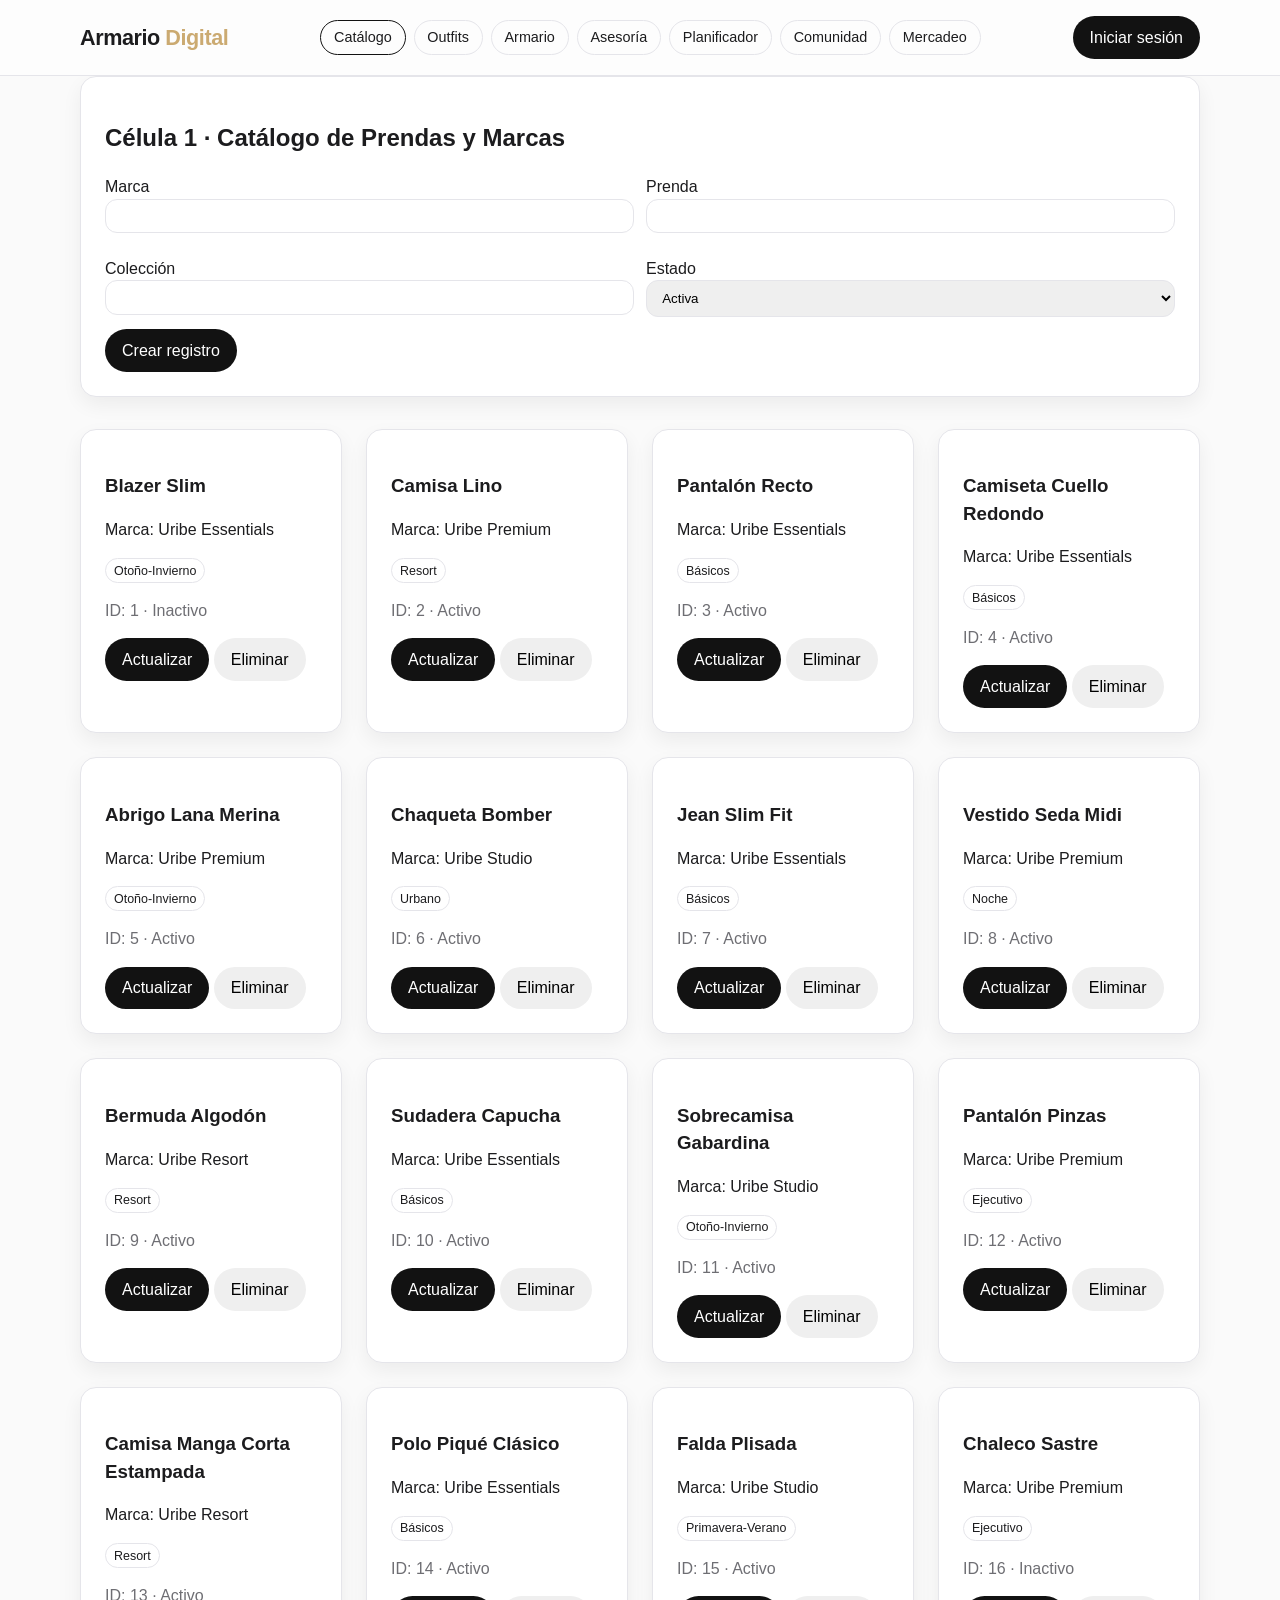
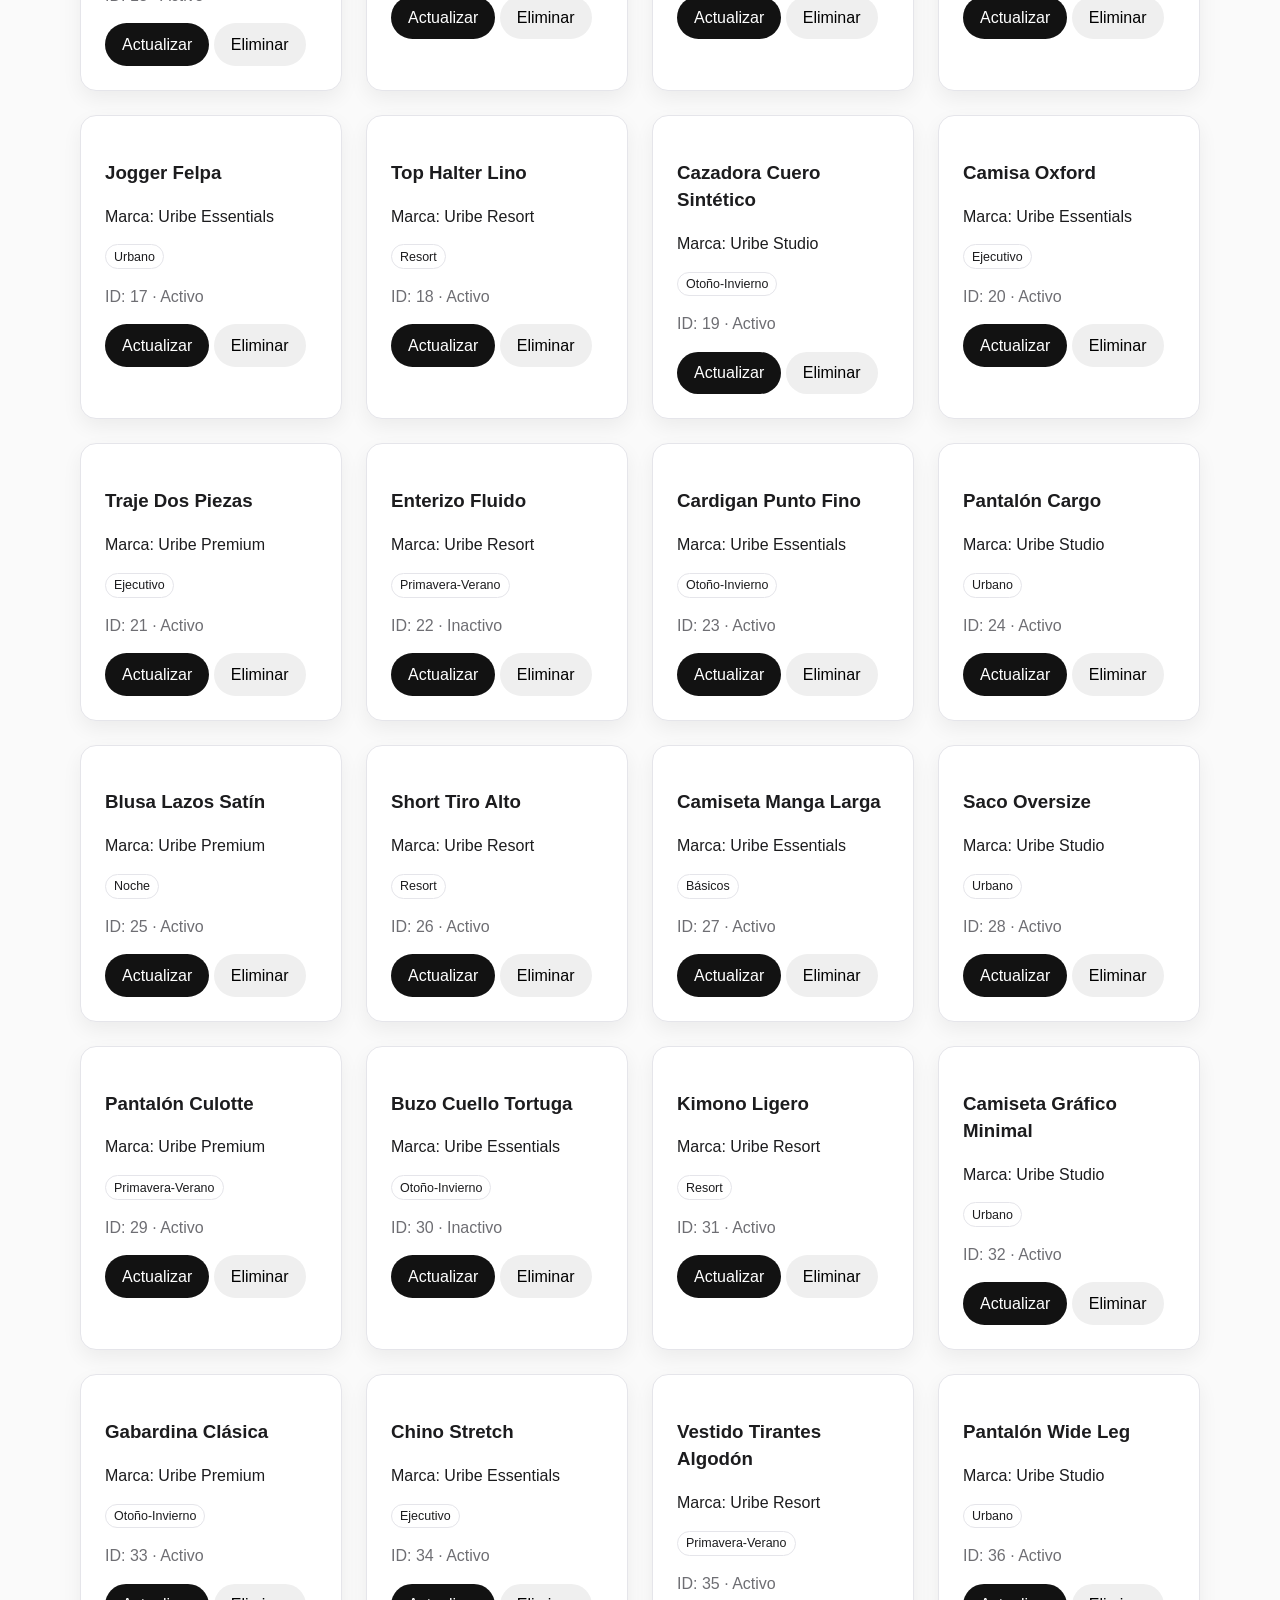
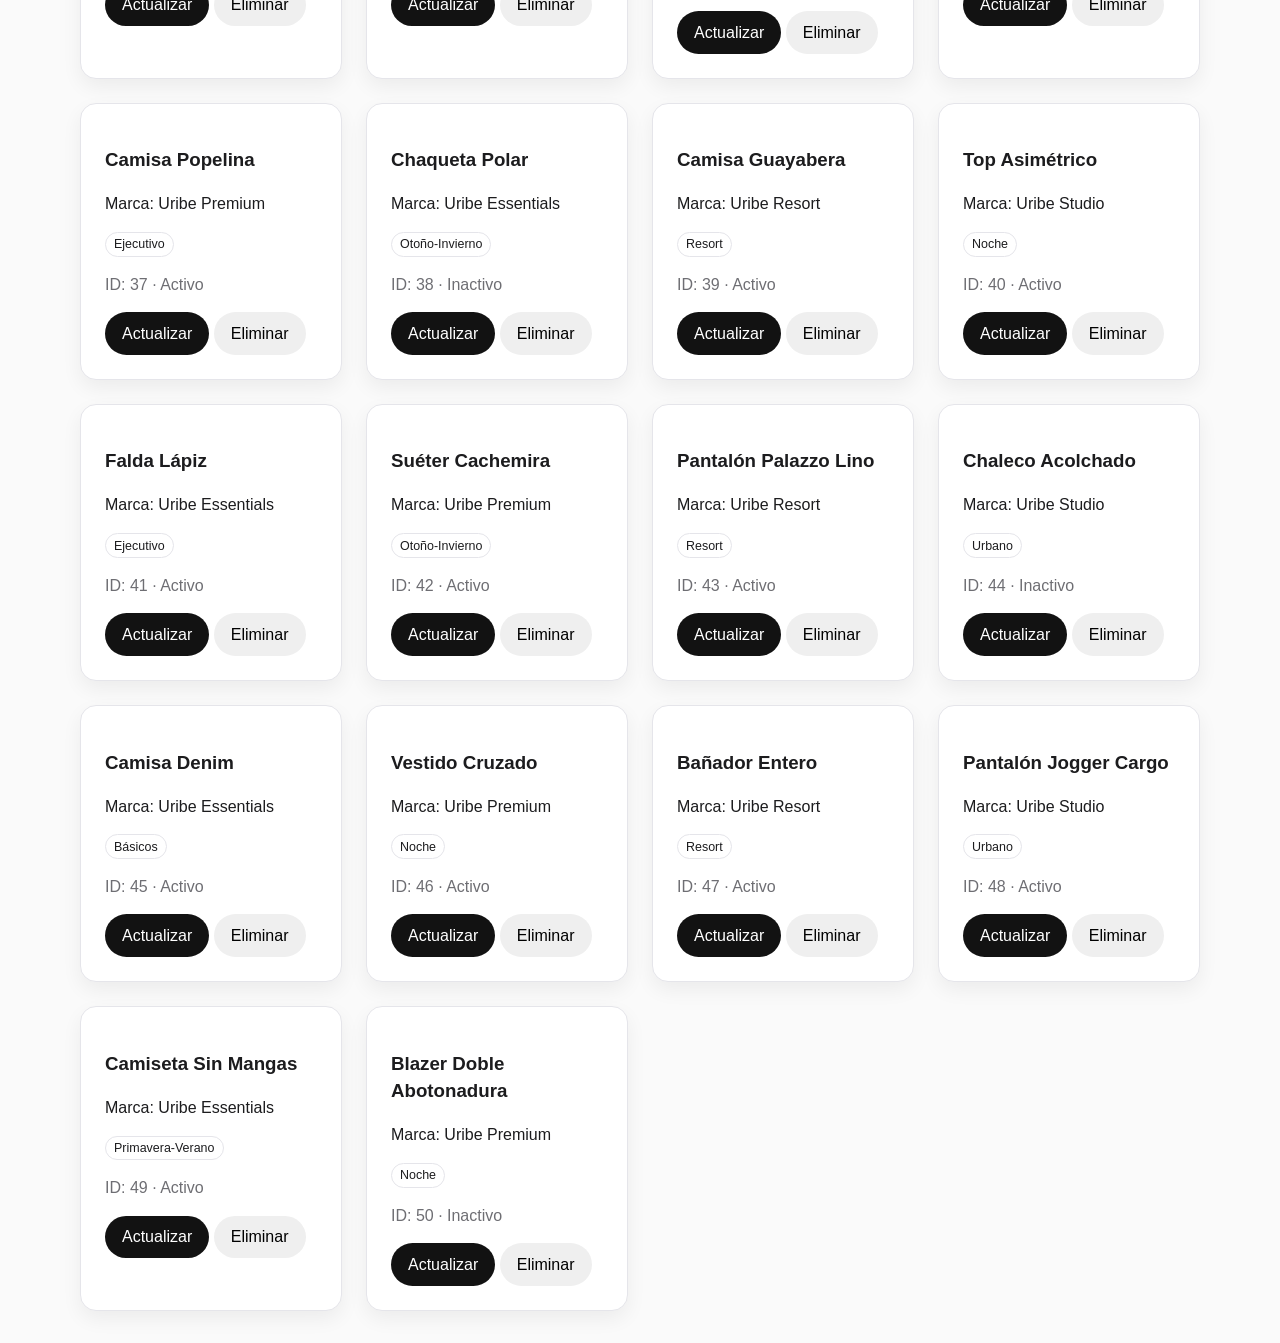
<file: celula-5-planificador-wishlist/index.html>
<!doctype html>
<html lang="es">
  <head>
    <meta charset="utf-8">
    <meta name="viewport" content="width=device-width, initial-scale=1">
    <title>Célula 5 · Planificador y Wishlist</title>
    <link rel="stylesheet" href="../assets/css/armario-digital.css">
    <link rel="stylesheet" href="css/celula-5.css">
  </head>
  <body class="celula-5-body">
    <div id="barra-nav"></div>
    <main class="contenedor">
      <section class="tarjeta">
        <h1>Célula 5 · Planificador y Wishlist</h1>
      </section>
      <section id="celula-5-listado" class="rejilla-celulas"></section>
    </main>
    <script src="../data/usuarios_autenticacion.js"></script>
    <script src="../data/catalogo_prendas_marcas.js"></script>
    <script src="../data/creador_outfits.js"></script>
    <script src="../data/armario_matching.js"></script>
    <script src="../data/asesoria_imagen_clima.js"></script>
    <script src="../data/planificador_wishlist.js"></script>
    <script src="../data/comunidad_lookbook_social.js"></script>
    <script src="../data/mercadeo_fidelizacion.js"></script>
    <script src="../services/api.config.js"></script>
    <script src="../services/modulos.servicio.js"></script>
    <script src="../assets/js/utilidades.js"></script>
    <script src="../assets/js/layout.js"></script>
    <script src="js/celula-5.js"></script>
  </body>
</html>
</file>
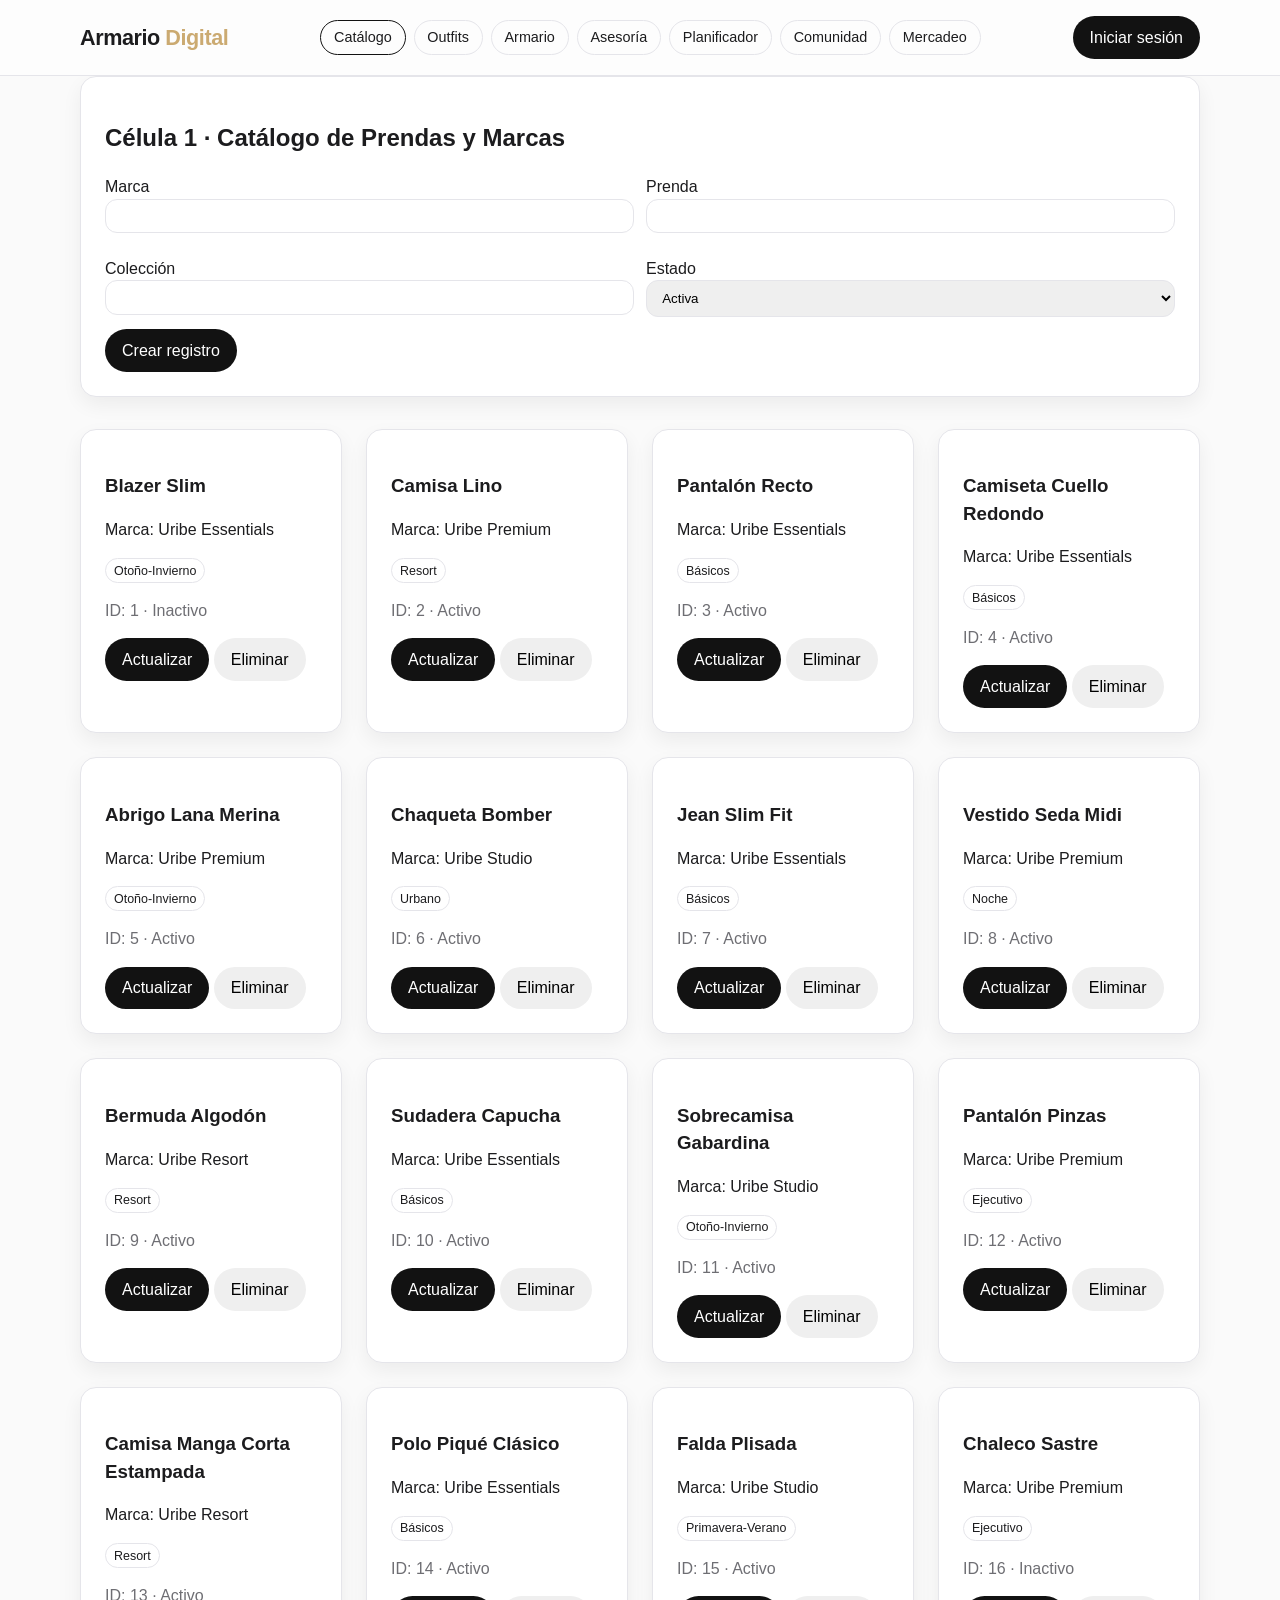
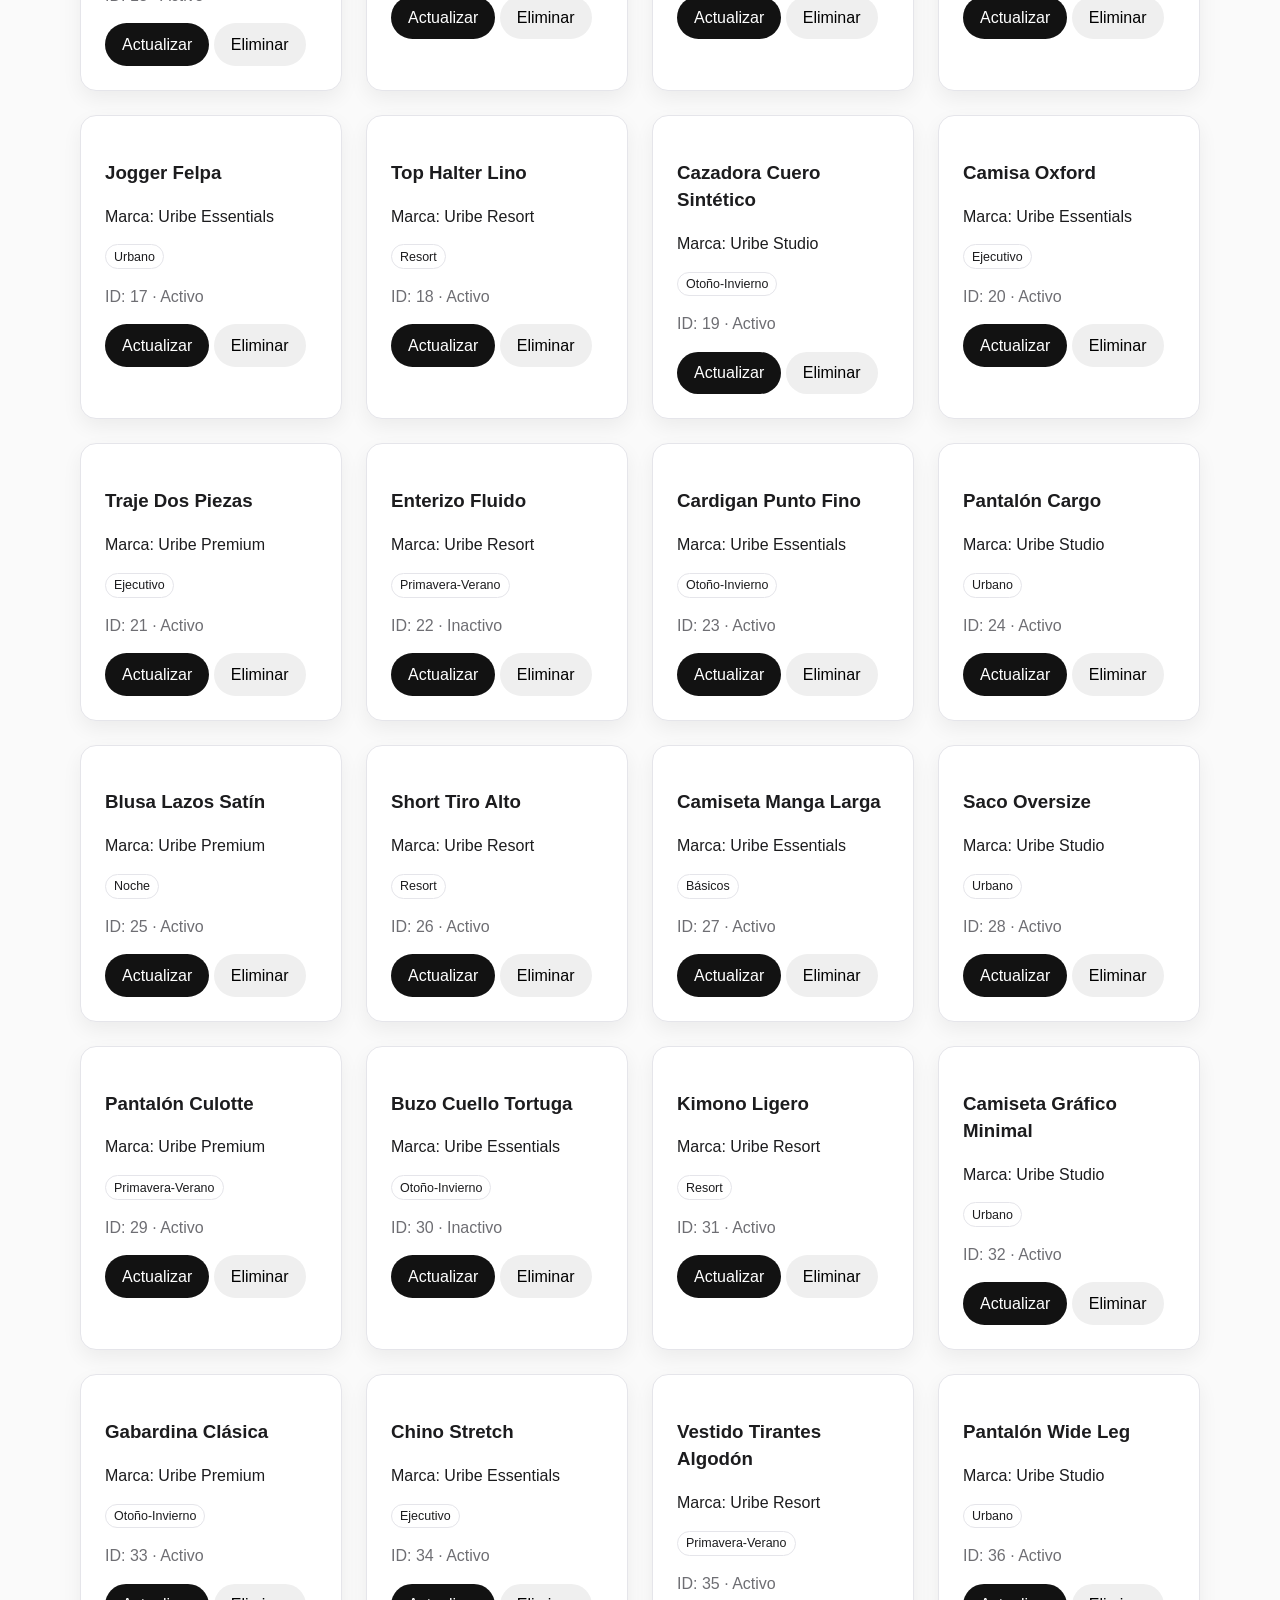
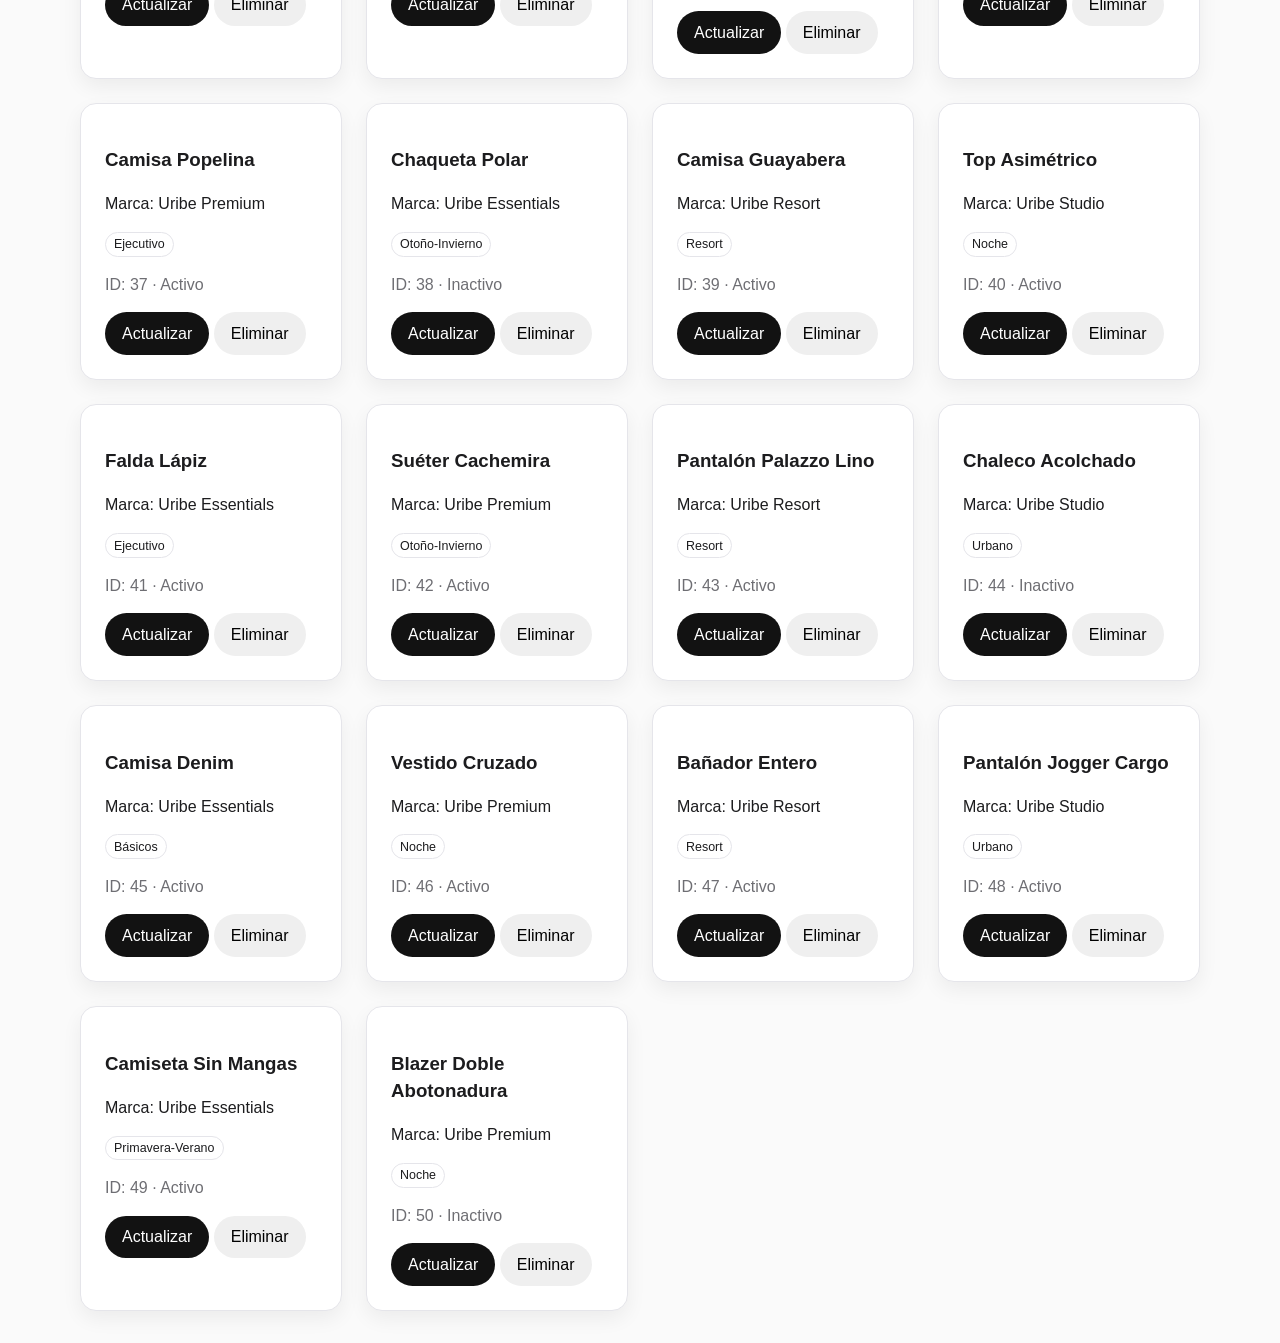
<file: celula-6-comunidad-lookbook-social/index.html>
<!doctype html>
<html lang="es">
  <head>
    <meta charset="utf-8">
    <meta name="viewport" content="width=device-width, initial-scale=1">
    <title>Célula 6 · Comunidad y Lookbook Social</title>
    <link rel="stylesheet" href="../assets/css/armario-digital.css">
    <link rel="stylesheet" href="css/celula-6.css">
  </head>
  <body class="celula-6-body">
    <div id="barra-nav"></div>
    <main class="contenedor">
      <section class="tarjeta">
        <h1>Célula 6 · Comunidad y Lookbook Social</h1>
      </section>
      <section id="celula-6-listado" class="rejilla-celulas"></section>
    </main>
    <script src="../data/usuarios_autenticacion.js"></script>
    <script src="../data/catalogo_prendas_marcas.js"></script>
    <script src="../data/creador_outfits.js"></script>
    <script src="../data/armario_matching.js"></script>
    <script src="../data/asesoria_imagen_clima.js"></script>
    <script src="../data/planificador_wishlist.js"></script>
    <script src="../data/comunidad_lookbook_social.js"></script>
    <script src="../data/mercadeo_fidelizacion.js"></script>
    <script src="../services/api.config.js"></script>
    <script src="../services/modulos.servicio.js"></script>
    <script src="../assets/js/utilidades.js"></script>
    <script src="../assets/js/layout.js"></script>
    <script src="js/celula-6.js"></script>
  </body>
</html>
</file>
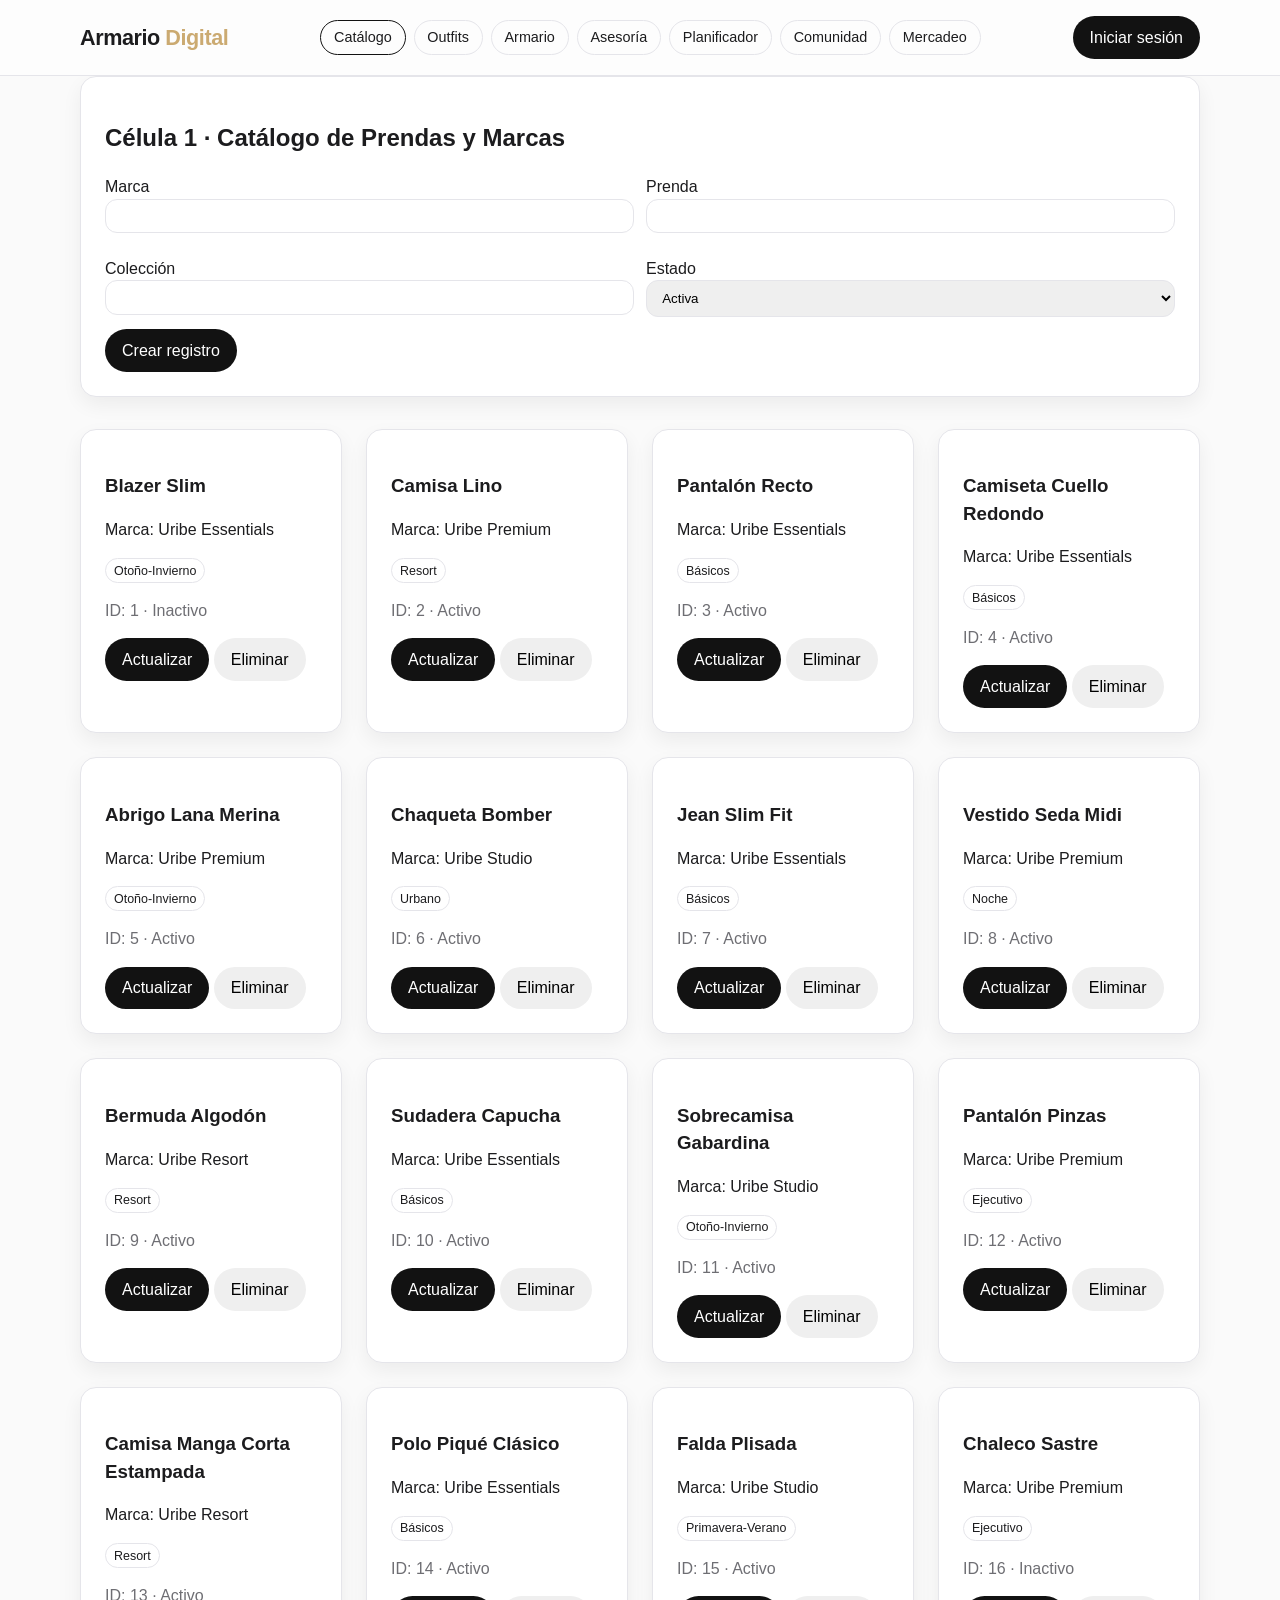
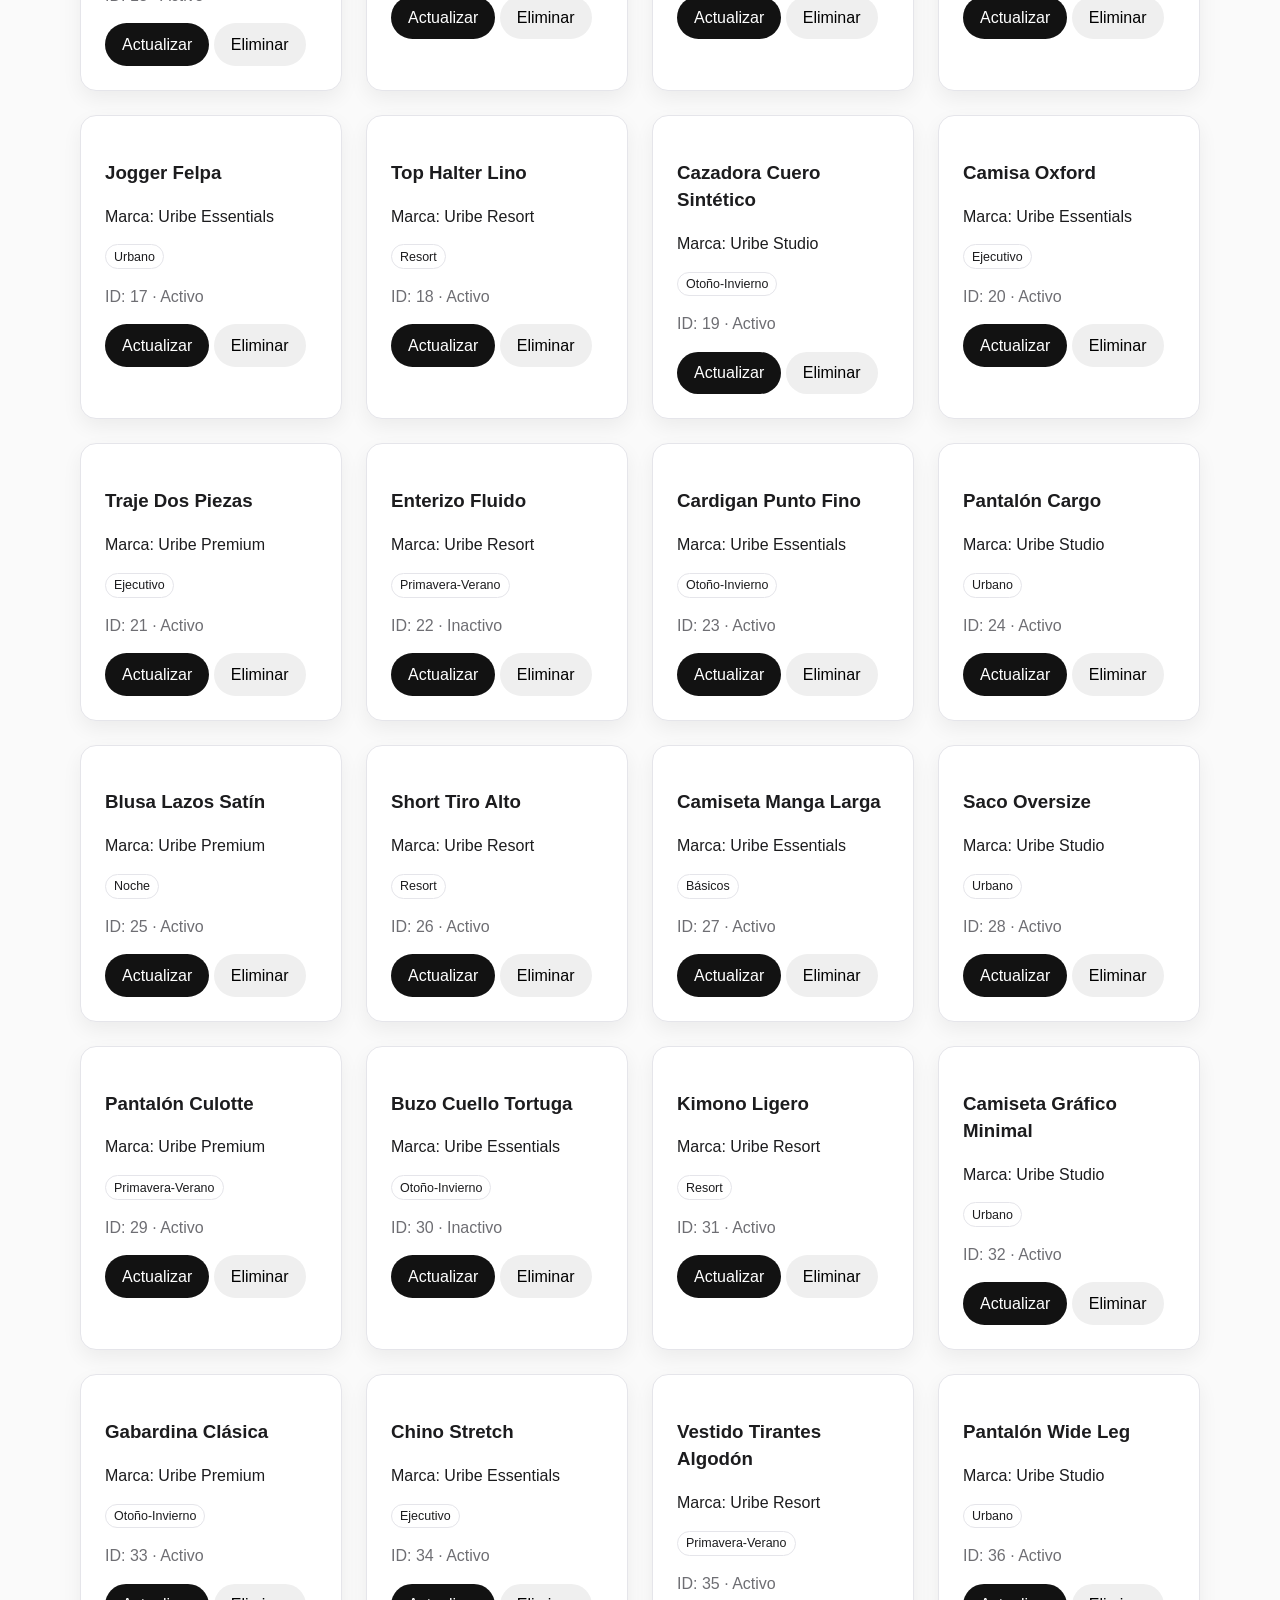
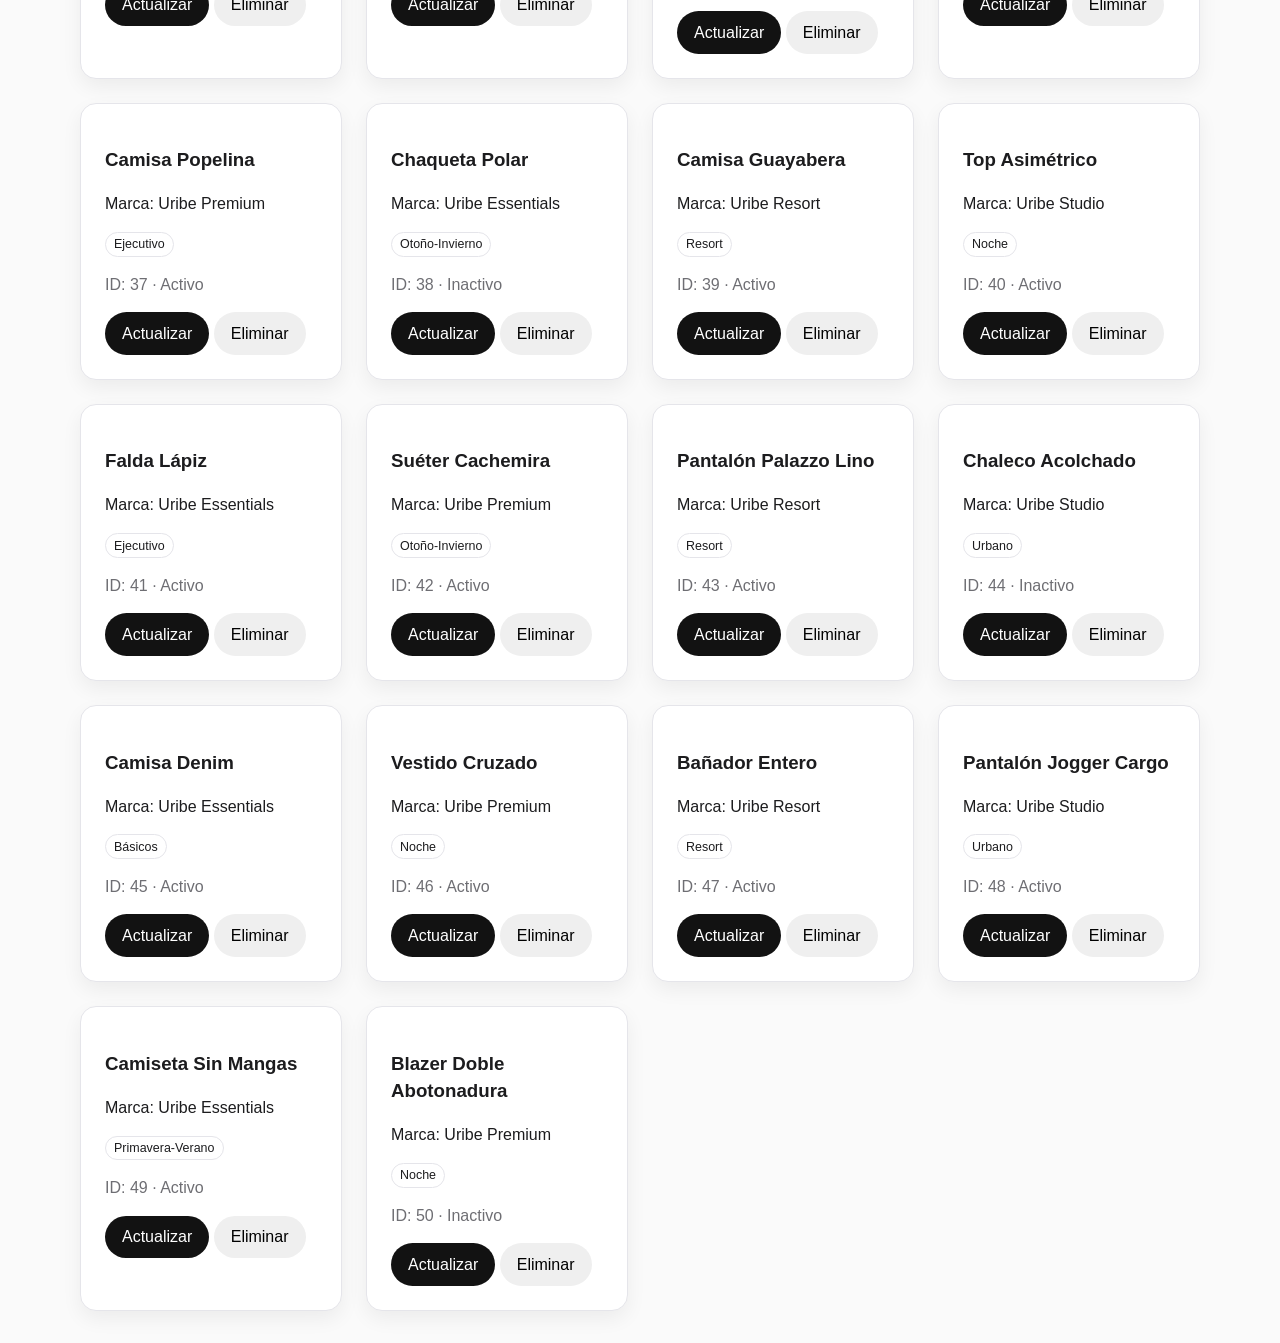
<file: celula-7-mercadeo-fidelizacion/index.html>
<!doctype html>
<html lang="es">
  <head>
    <meta charset="utf-8">
    <meta name="viewport" content="width=device-width, initial-scale=1">
    <title>Célula 7 · Mercadeo y Fidelización</title>
    <link rel="stylesheet" href="../assets/css/armario-digital.css">
    <link rel="stylesheet" href="css/celula-7.css">
  </head>
  <body class="celula-7-body">
    <div id="barra-nav"></div>
    <main class="contenedor">
      <section class="tarjeta">
        <h1>Célula 7 · Mercadeo y Fidelización</h1>
      </section>
      <section id="celula-7-listado" class="rejilla-celulas"></section>
    </main>
    <script src="../data/usuarios_autenticacion.js"></script>
    <script src="../data/catalogo_prendas_marcas.js"></script>
    <script src="../data/creador_outfits.js"></script>
    <script src="../data/armario_matching.js"></script>
    <script src="../data/asesoria_imagen_clima.js"></script>
    <script src="../data/planificador_wishlist.js"></script>
    <script src="../data/comunidad_lookbook_social.js"></script>
    <script src="../data/mercadeo_fidelizacion.js"></script>
    <script src="../services/api.config.js"></script>
    <script src="../services/modulos.servicio.js"></script>
    <script src="../assets/js/utilidades.js"></script>
    <script src="../assets/js/layout.js"></script>
    <script src="js/celula-7.js"></script>
  </body>
</html>
</file>
<file: assets/css/armario-digital.css>
:root {
  --color-fondo: #fafafa;
  --color-superficie: #ffffff;
  --color-texto: #1c1c1e;
  --color-texto-secundario: #6e6e73;
  --color-acento: #cbaa71;
  --color-borde: #e5e5ea;
  --color-oscuro: #121212;
  --color-oscuro-profundo: #0a0a0a;
  --fuente-principal: "Outfit", "Segoe UI", Arial, sans-serif;
  --espaciado-xs: 0.25rem;
  --espaciado-sm: 0.5rem;
  --espaciado-md: 1rem;
  --espaciado-lg: 1.5rem;
  --espaciado-xl: 2rem;
  --radio-sm: 8px;
  --radio-md: 12px;
  --radio-lg: 16px;
  --sombra-suave: 0 8px 20px rgba(0, 0, 0, 0.06);
}

*,
*::before,
*::after {
  box-sizing: border-box;
}

html,
body {
  margin: 0;
  padding: 0;
  min-height: 100%;
}

body {
  font-family: var(--fuente-principal);
  background: var(--color-fondo);
  color: var(--color-texto);
  line-height: 1.45;
}

a {
  color: inherit;
  text-decoration: none;
}

.contenedor {
  width: min(1120px, 92vw);
  margin: 0 auto;
}

.encabezado-principal {
  background: color-mix(in srgb, var(--color-fondo), #fff 55%);
  border-bottom: 1px solid var(--color-borde);
  position: sticky;
  top: 0;
  z-index: 10;
}

.encabezado-principal .fila {
  display: flex;
  justify-content: space-between;
  align-items: center;
  gap: var(--espaciado-md);
  padding: var(--espaciado-md) 0;
}

.marca {
  font-size: 1.35rem;
  font-weight: 800;
  letter-spacing: -0.02em;
}

.marca span {
  color: var(--color-acento);
}

.navegacion {
  display: flex;
  flex-wrap: wrap;
  gap: var(--espaciado-sm);
}

.navegacion a {
  border: 1px solid var(--color-borde);
  border-radius: 999px;
  padding: 0.4rem 0.8rem;
  font-size: 0.9rem;
}

.navegacion a:hover,
.navegacion a[aria-current="page"] {
  border-color: var(--color-oscuro);
}

.hero {
  background: var(--color-oscuro-profundo);
  color: #fff;
  padding: 2rem;
}

.rejilla-celulas {
  display: grid;
  gap: var(--espaciado-lg);
  grid-template-columns: repeat(auto-fit, minmax(260px, 1fr));
  margin: var(--espaciado-xl) 0;
}

.tarjeta {
  background: var(--color-superficie);
  border: 1px solid var(--color-borde);
  border-radius: var(--radio-lg);
  box-shadow: var(--sombra-suave);
  padding: var(--espaciado-lg);
}

.boton {
  border: 1px solid transparent;
  border-radius: 999px;
  padding: 0.55rem 1rem;
  font: inherit;
  cursor: pointer;
}

.boton-primario {
  background: var(--color-oscuro);
  color: #fff;
}

.texto-secundario {
  color: var(--color-texto-secundario);
}

.campo {
  width: 100%;
  border: 1px solid var(--color-borde);
  border-radius: var(--radio-md);
  padding: 0.55rem 0.7rem;
  margin-bottom: 0.75rem;
}

.fila-formulario {
  display: grid;
  gap: 0.75rem;
}

@media (min-width: 768px) {
  .fila-formulario {
    grid-template-columns: repeat(2, minmax(0, 1fr));
  }
}
</file>
<file: celula-1-catalogo-prendas-marcas/css/celula-1.css>
.celula-1-body .celula-1-tag {
  display: inline-block;
  border: 1px solid var(--color-borde);
  border-radius: 999px;
  padding: 0.15rem 0.5rem;
  font-size: 0.78rem;
}
</file>
<file: celula-2-creador-outfits/css/celula-2.css>
.celula-2-body .celula-2-estado { color: var(--color-acento); font-weight: 700; }
</file>
<file: celula-3-armario-matching/css/celula-3.css>
.celula-3-body .celula-3-chip { border: 1px solid var(--color-borde); border-radius: 999px; padding: 0.15rem 0.45rem; }
</file>
<file: celula-4-asesoria-imagen-clima/css/celula-4.css>
.celula-4-body .celula-4-dresscode { font-weight: 700; }
</file>
<file: celula-5-planificador-wishlist/css/celula-5.css>
.celula-5-body .celula-5-tipo { color: var(--color-acento); text-transform: uppercase; font-size: 0.82rem; }
</file>
<file: celula-6-comunidad-lookbook-social/css/celula-6.css>
.celula-6-body .celula-6-autor { font-weight: 700; }
</file>
<file: celula-7-mercadeo-fidelizacion/css/celula-7.css>
.celula-7-body .celula-7-estado { color: var(--color-acento); font-weight: 700; }
</file>
